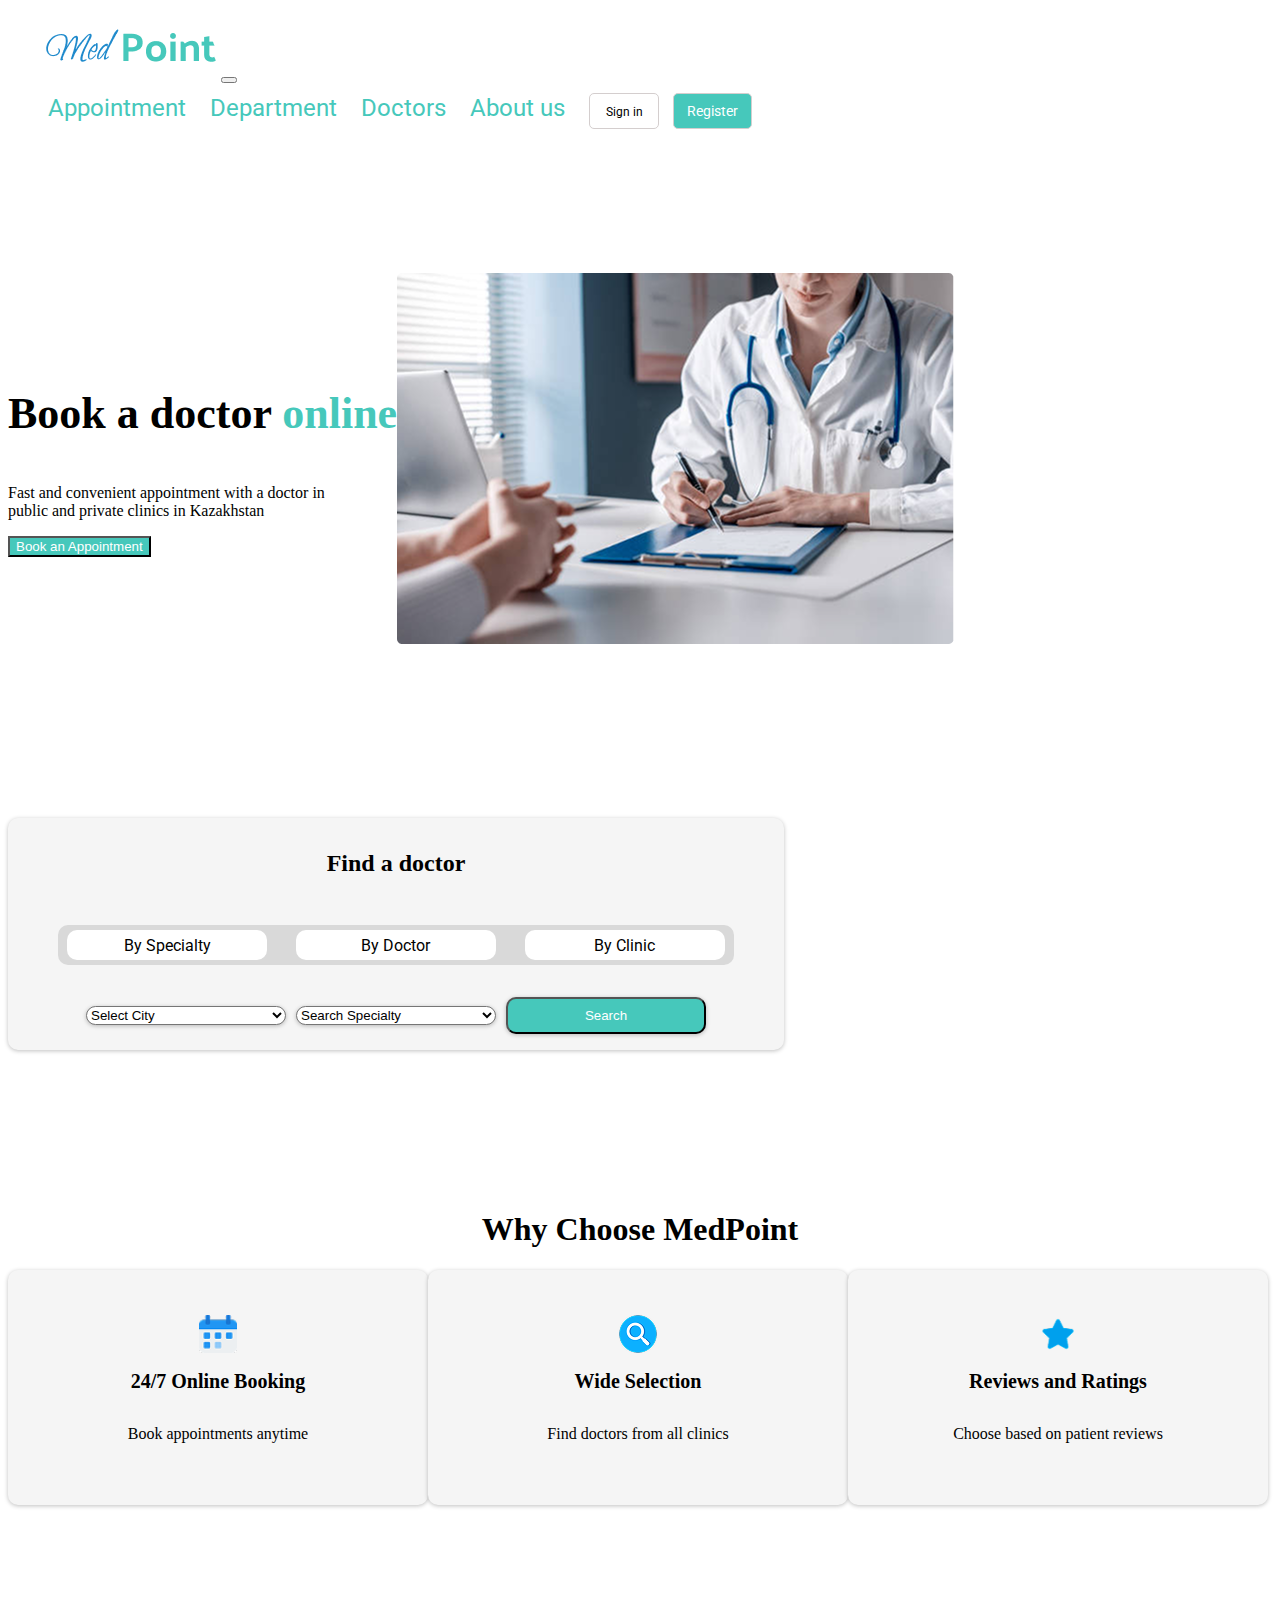
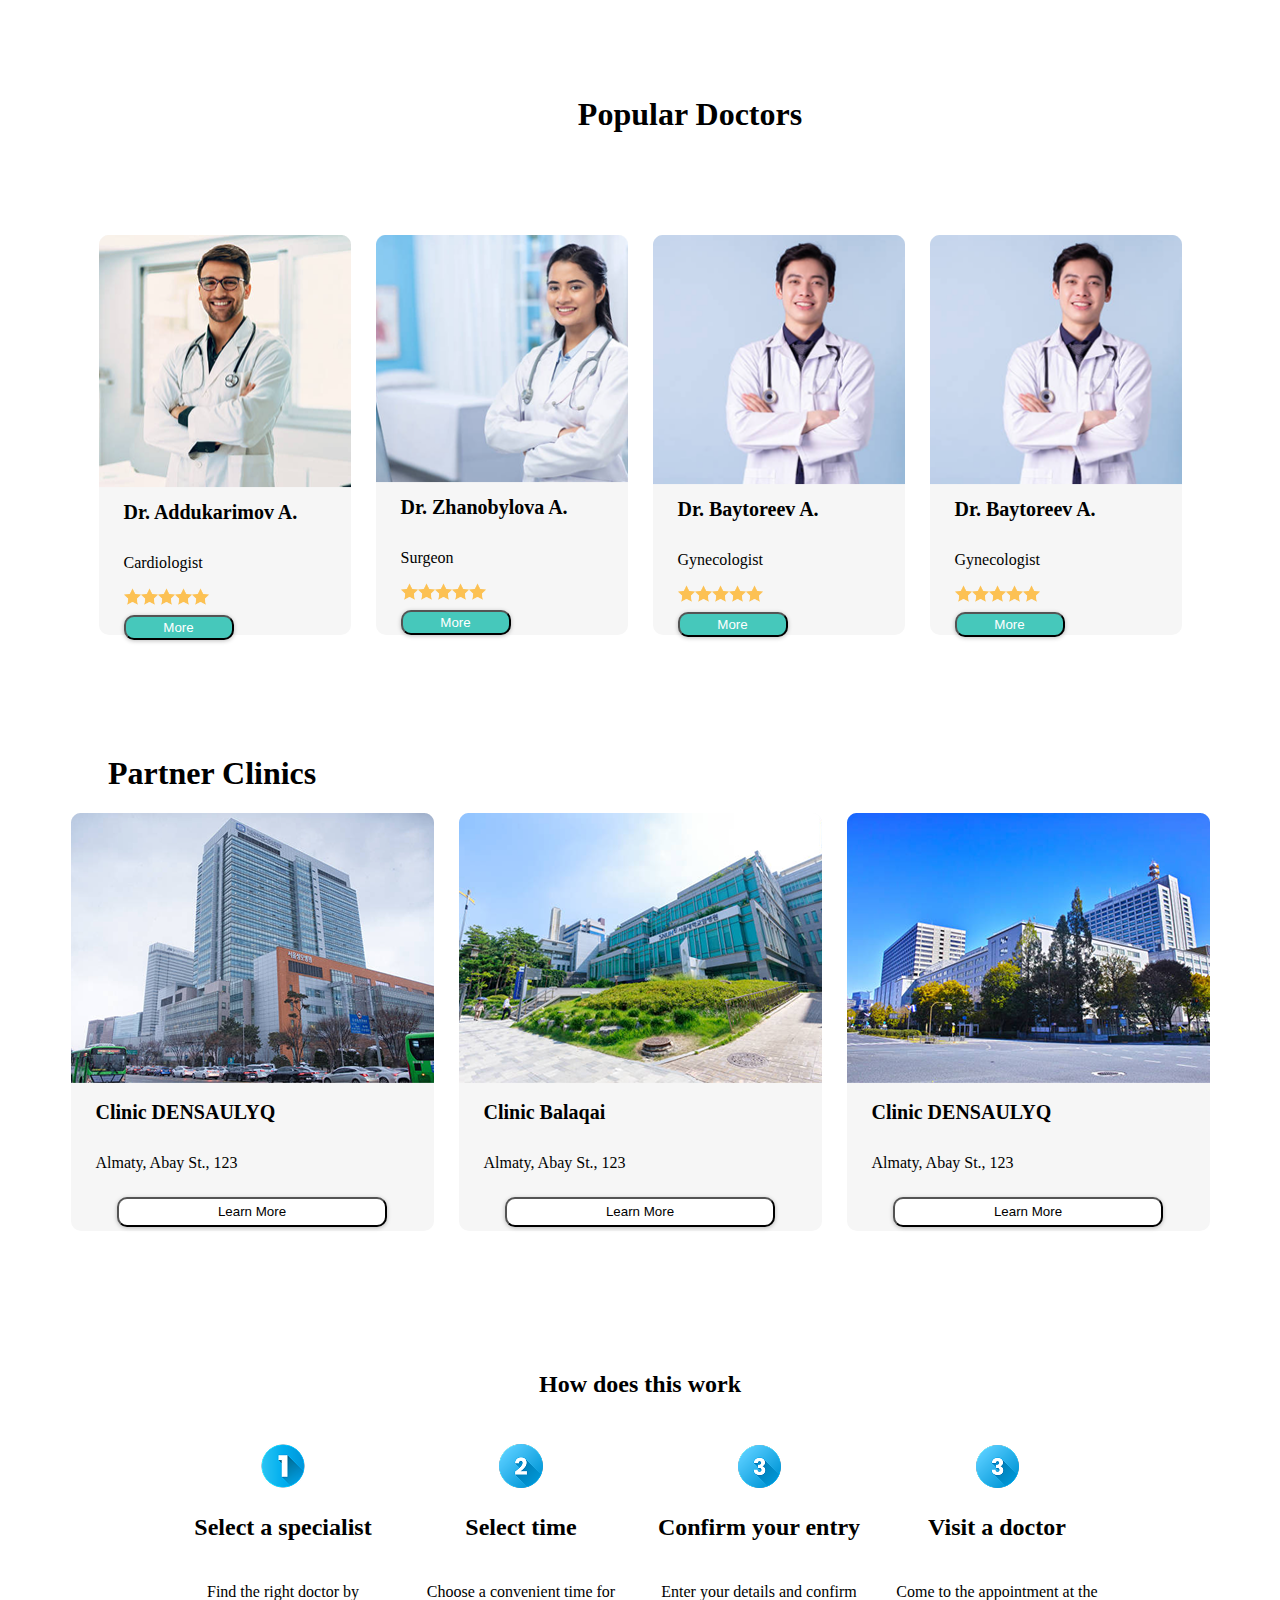
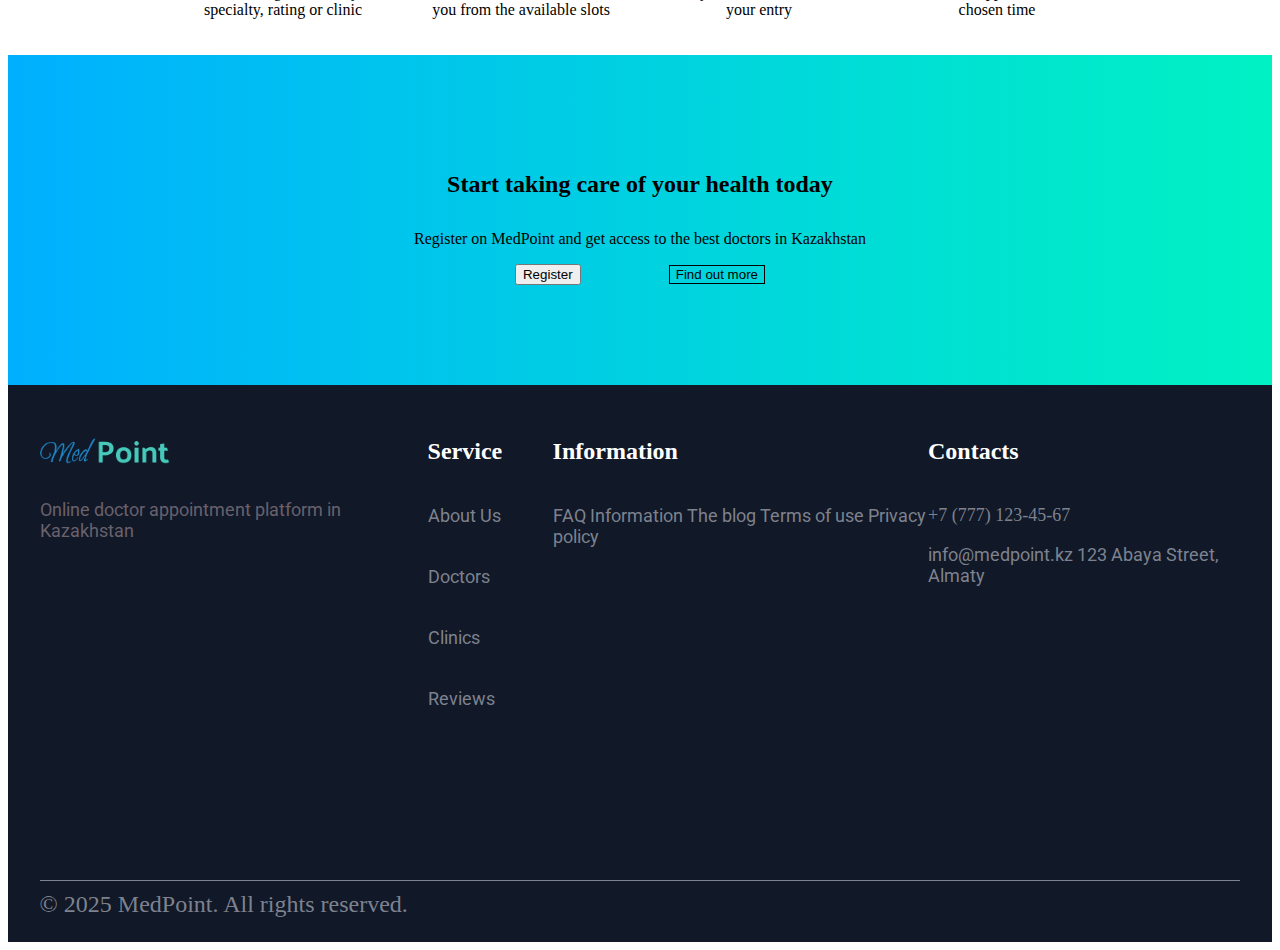
<file: index.html>
<!DOCTYPE html>
<html lang="ru">
<head>
    <meta charset="UTF-8">
    <meta name="viewport" content="width=device-width, initial-scale=1.0">
    <title>Med Point</title>
    <link href="https://cdn.jsdelivr.net/npm/bootstrap@5.3.2/dist/css/bootstrap.min.css" rel="stylesheet" integrity="sha384-T3c6CoIi6uLrA9TneNEoa7RxnatzjcDSCmG1MXxSR1GAsXEV/Dwwykc2MPK8M2HN" crossorigin="anonymous">
    <link rel="stylesheet" href="styles/index.css">

    <link rel="preconnect" href="https://fonts.googleapis.com">
    <link rel="preconnect" href="https://fonts.gstatic.com" crossorigin>
    <link href="https://fonts.googleapis.com/css2?family=Bad+Script&family=Caveat:wght@400..700&family=Dancing+Script:wght@400..700&family=Great+Vibes&family=Jersey+15&family=Kaushan+Script&family=Lobster&family=Pacifico&family=Playwrite+MX+Guides&family=Public+Sans:ital,wght@0,100..900;1,100..900&family=Quicksand:wght@300..700&family=Roboto+Slab:wght@100..900&family=Roboto:ital,wght@0,100..900;1,100..900&family=Satisfy&family=Schibsted+Grotesk:ital,wght@0,400..900;1,400..900&display=swap" rel="stylesheet">
</head>
<body>
    <header>
    <nav class="navbar navbar-expand-lg navbar-light my-navbar fixed-top">
        <div class="container-fluid">
            <a class="navbar-brand" href="#">
                <img src="images/Final logo.png" alt="" class="img-logo">
            </a>
            <button class="navbar-toggler" type="button" data-bs-toggle="collapse" data-bs-target="#navbarNav" aria-controls="navbarNav" aria-expanded="false" aria-label="Toggle navigation">
                <span class="navbar-toggler-icon"></span>
            </button>
            <div class="collapse navbar-collapse content-bar" id="navbarNav">
                <ul class="navbar-nav">
                    <li class="nav-item">
                        <a class="nav-link li" href="./appointment.html">Appointment</a>
                    </li>
                    <li class="nav-item">
                        <a class="nav-link li" href="./departments.html">Department</a>
                    </li>
                    <li class="nav-item">
                        <a class="nav-link li" href="./doctors.html">Doctors</a>
                    </li>
                    <li class="nav-item">
                        <a class="nav-link li" href="./about.html">About us</a>
                    </li>
                </ul>
                <div class="d-flex btns">
                    <button class="btn sign-in">
                      <a href="./login-email.html">Sign in</a>
                    </button>
                    <button class="btn register">
                      <a href="./register-email.html">Register</a>
                    </button>
                </div>
            </div>
        </div>
    </nav>
</header>


    <!-- Find a doctor  -->
    
    <section class="book-container">
      <div class="container book-inner">
        <div class="text-container">
          <h1>Book a doctor <span>online</span></h1>
          <p class="text-heading">Fast and convenient appointment with a doctor 
            in public and private clinics in Kazakhstan
          </p>
          <button class="btn appointment">Book an Appointment</button>
        </div>
      </div>
      <div class="container book-inner">
        <img src="images/image 3.png" alt="">
      </div>
    </section>

    <section class="find-doctor">
      <div class="container find-container">
        <h1>Find a doctor</h1>

        <div class="container filter">
          <div class="by">By Specialty</div>
          <div class="by">By Doctor</div>
          <div class="by">By Clinic</div>
        </div>

        <div class="container select-search">
          <select id="" class="form-select select">
            <option value="Select City">Select City</option>
            <option value="">Almaty</option>
            <option value="">Astana</option>
            <option value="">Shymkent</option>
        </select>
          <select id="" class="form-select select">
            <option value="Search Specialty">Search Specialty</option>
            <option value="">Almaty</option>
            <option value="">Astana</option>
            <option value="">Shymkent</option>
          </select>
          <button class="btn search-btn">
            Search
        </button>
        </div>
      </div>
    </section>

    <!-- Why Choose MedPoint -->

    <section class="why-choose">
      <h1>Why Choose MedPoint</h1>

      <div class="reasons">
        <div class="container reason">
          <img src="images/calendar.png" alt="icon calendar" class="icon">
          <h1>24/7 Online Booking</h1>
          <p>Book appointments anytime</p>
        </div>
        <div class="container reason">
          <img src="images/search.png" alt="icon search" class="icon">
          <h1>Wide Selection</h1>
          <p>Find doctors from all clinics</p>
        </div>
        <div class="container reason">
          <img src="images/star.png" alt="search star" class="icon">
          <h1>Reviews and Ratings</h1>
          <p>Choose based on patient reviews</p>
        </div>
      </div>
    </section>

    <!-- Popular Doctors  -->

    <section class="popular-doctors">
      <h1 class="title">Popular Doctors</h1>
      <div class="cards">

        <div class="container card-doctor">
          <img src="images/doctor1.png" alt="doctor image" class="img-doctor">
          <div class="inner-text">
            <h1>Dr. Addukarimov A. </h1>
            <p>Cardiologist</p>
            <div class="stars">
              <img src="images/favorite.png" alt="star icon" class="star">
              <img src="images/favorite.png" alt="star icon" class="star">
              <img src="images/favorite.png" alt="star icon" class="star">
              <img src="images/favorite.png" alt="star icon" class="star">
              <img src="images/favorite.png" alt="star icon" class="star">
            </div>
            <button class="btn btn-more">More</button>
          </div>
        </div>

        <div class="container card-doctor">
          <img src="images/doctor2.png" alt="doctor image" class="img-doctor">
          <div class="inner-text">
            <h1>Dr. Zhanobylova A. </h1>
            <p>Surgeon</p>
            <div class="stars">
              <img src="images/favorite.png" alt="star icon" class="star">
              <img src="images/favorite.png" alt="star icon" class="star">
              <img src="images/favorite.png" alt="star icon" class="star">
              <img src="images/favorite.png" alt="star icon" class="star">
              <img src="images/favorite.png" alt="star icon" class="star">
            </div>
            <button class="btn btn-more">More</button>
          </div>
        </div>

        <div class="container card-doctor">
          <img src="images/doctor3.png" alt="doctor image" class="img-doctor">
          <div class="inner-text">
            <h1>Dr. Baytoreev A. </h1>
            <p>Gynecologist</p>
            <div class="stars">
              <img src="images/favorite.png" alt="star icon" class="star">
              <img src="images/favorite.png" alt="star icon" class="star">
              <img src="images/favorite.png" alt="star icon" class="star">
              <img src="images/favorite.png" alt="star icon" class="star">
              <img src="images/favorite.png" alt="star icon" class="star">
            </div>
            <button class="btn btn-more">More</button>
          </div>
        </div>

        <div class="container card-doctor">
          <img src="images/doctor4.png" alt="doctor image" class="img-doctor">
          <div class="inner-text">
            <h1>Dr. Baytoreev A.</h1>
            <p>Gynecologist</p>
            <div class="stars">
              <img src="images/favorite.png" alt="star icon" class="star">
              <img src="images/favorite.png" alt="star icon" class="star">
              <img src="images/favorite.png" alt="star icon" class="star">
              <img src="images/favorite.png" alt="star icon" class="star">
              <img src="images/favorite.png" alt="star icon" class="star">
            </div>
            <button class="btn btn-more">More</button>
          </div>
        </div>
      </div>
    </section>

    <!-- Partner Clinics -->
    <section class="partner-clinics">
      <h1 class="title">Partner Clinics</h1>
      <div class="cards">

        <div class="container card-clinic">
          <img src="images/clinic1.png" alt="image clinic" class="img-clinic">
          <div class="inner-text">
            <h1>Clinic DENSAULYQ</h1>
            <p>Almaty, Abay St., 123</p>
          </div>
          <button class="btn btn-learMore">Learn More</button>
        </div>

        <div class="container card-clinic">
          <img src="images/clinic2.png" alt="image clinic" class="img-clinic">
          <div class="inner-text">
            <h1>Clinic Balaqai</h1>
            <p>Almaty, Abay St., 123</p>
          </div>
          <button class="btn btn-learMore">Learn More</button>
        </div>

        <div class="container card-clinic">
          <img src="images/clinic3.png" alt="image clinic" class="img-clinic">
          <div class="inner-text">
            <h1>Clinic DENSAULYQ</h1>
            <p>Almaty, Abay St., 123</p>
          </div>
          <button class="btn btn-learMore">Learn More</button>
        </div>
      </div>
    </section>

    <!-- How does this work -->

    <section class="instruction">
      <h1>How does this work</h1>
      <div class="cards">
        <div class="container card-inst">
          <img src="images/1.png" alt="number" class="number">
          <h1>Select a specialist</h1>
          <p>
            Find the right doctor by specialty,
            rating or clinic
          </p>
        </div>
        <div class="container card-inst">
          <img src="images/2.png" alt="number" class="number">
          <h1>Select time</h1>
          <p>
            Choose a convenient time for 
            you from the available slots
          </p>
        </div>
        <div class="container card-inst">
          <img src="images/3.png" alt="number" class="number">
          <h1>Confirm your entry</h1>
          <p>
            Enter your details and confirm 
            your entry
          </p>
        </div>
        <div class="container card-inst">
          <img src="images/3.png" alt="number" class="number">
          <h1>Visit a doctor</h1>
          <p>
            Come to the appointment at
            the chosen time
          </p>
        </div>
      </div>
    </section>

    <!-- Start taking care of your health today -->
    <section class="last-section">
      <div class="container inner-content">
        <h1>Start taking care of your health today</h1>
        <p>Register on MedPoint and get access to the best doctors in Kazakhstan</p>
        <div class="container-fuid">
          <button class="btn btn-light">Register</button>
          <button class="btn btn-find">Find out more</button>
        </div>
      </div>
    </section>

    <!-- footer  -->
    <footer>
      <div class="content-footer">
        <div class="container inner-footer">
        <img src="images/Final logo.png" alt="" class="logo-footer">
        <p>
          Online doctor appointment platform 
          in Kazakhstan
        </p>
      </div>
      <div class="container">
        <h1 class="footer-title">Service</h1>
        <div class="text">
          <a href="#">About Us</a>
          <a href="#">Doctors</a>
          <a href="#">Clinics</a>
          <a href="#">Reviews</a>
        </div>
      </div>
      <div class="container">
        <h1 class="footer-title">Information</h1>
        <a href="#">FAQ Information</a>
        <a href="#">The blog</a>
        <a href="#">Terms of use</a>
        <a href="#">Privacy policy</a>
      </div>
      <div class="container">
        <h1 class="footer-title">Contacts</h1>
        <p class="phone"> +7 (777) 123-45-67</p>
        <a href="#">info@medpoint.kz</a>
        <a href="#">123 Abaya Street, Almaty</a>
      </div>
      </div>
      <div class="ln">
        <p class="text-med">© 2025 MedPoint. All rights reserved.</p>
      </div>
    </footer>

    <script src="https://cdn.jsdelivr.net/npm/bootstrap@5.3.6/dist/js/bootstrap.bundle.min.js" integrity="sha384-j1CDi7MgGQ12Z7Qab0qlWQ/Qqz24Gc6BM0thvEMVjHnfYGF0rmFCozFSxQBxwHKO" crossorigin="anonymous"></script>

</body>
</html>
</file>
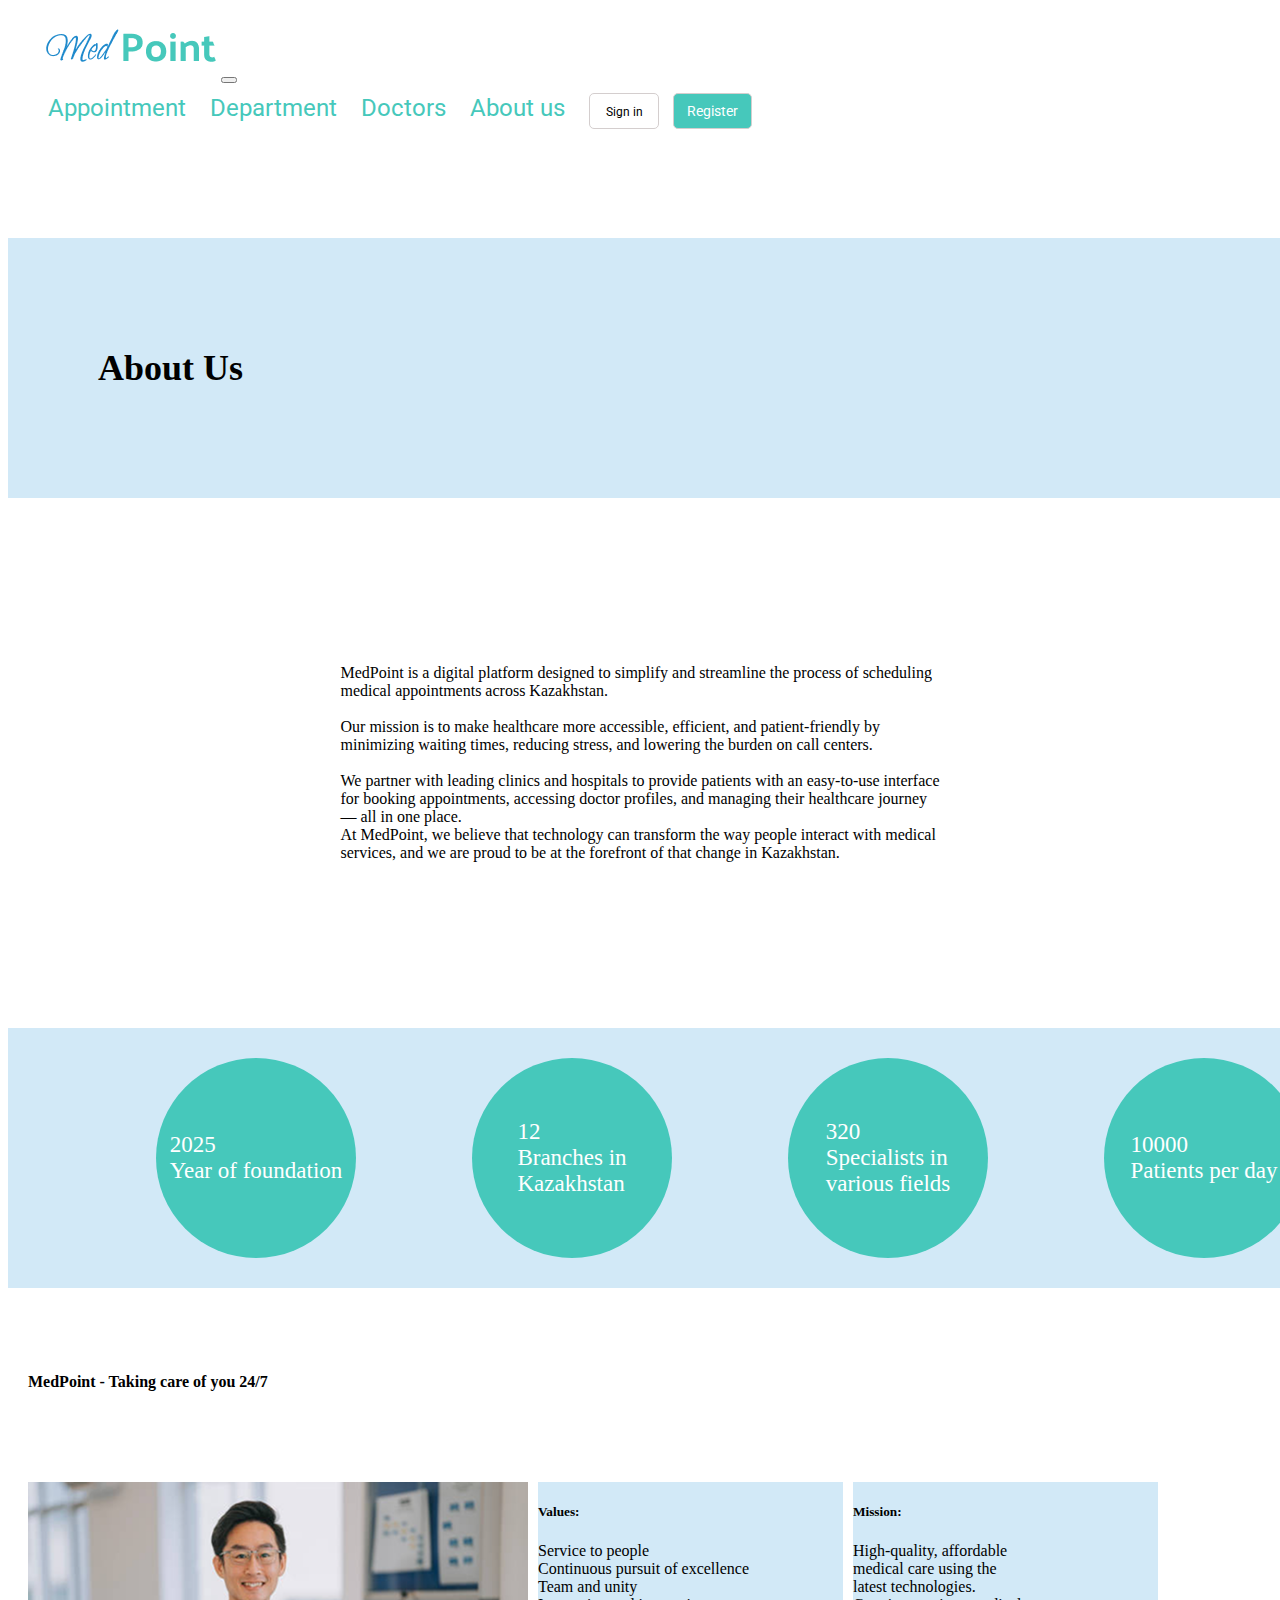
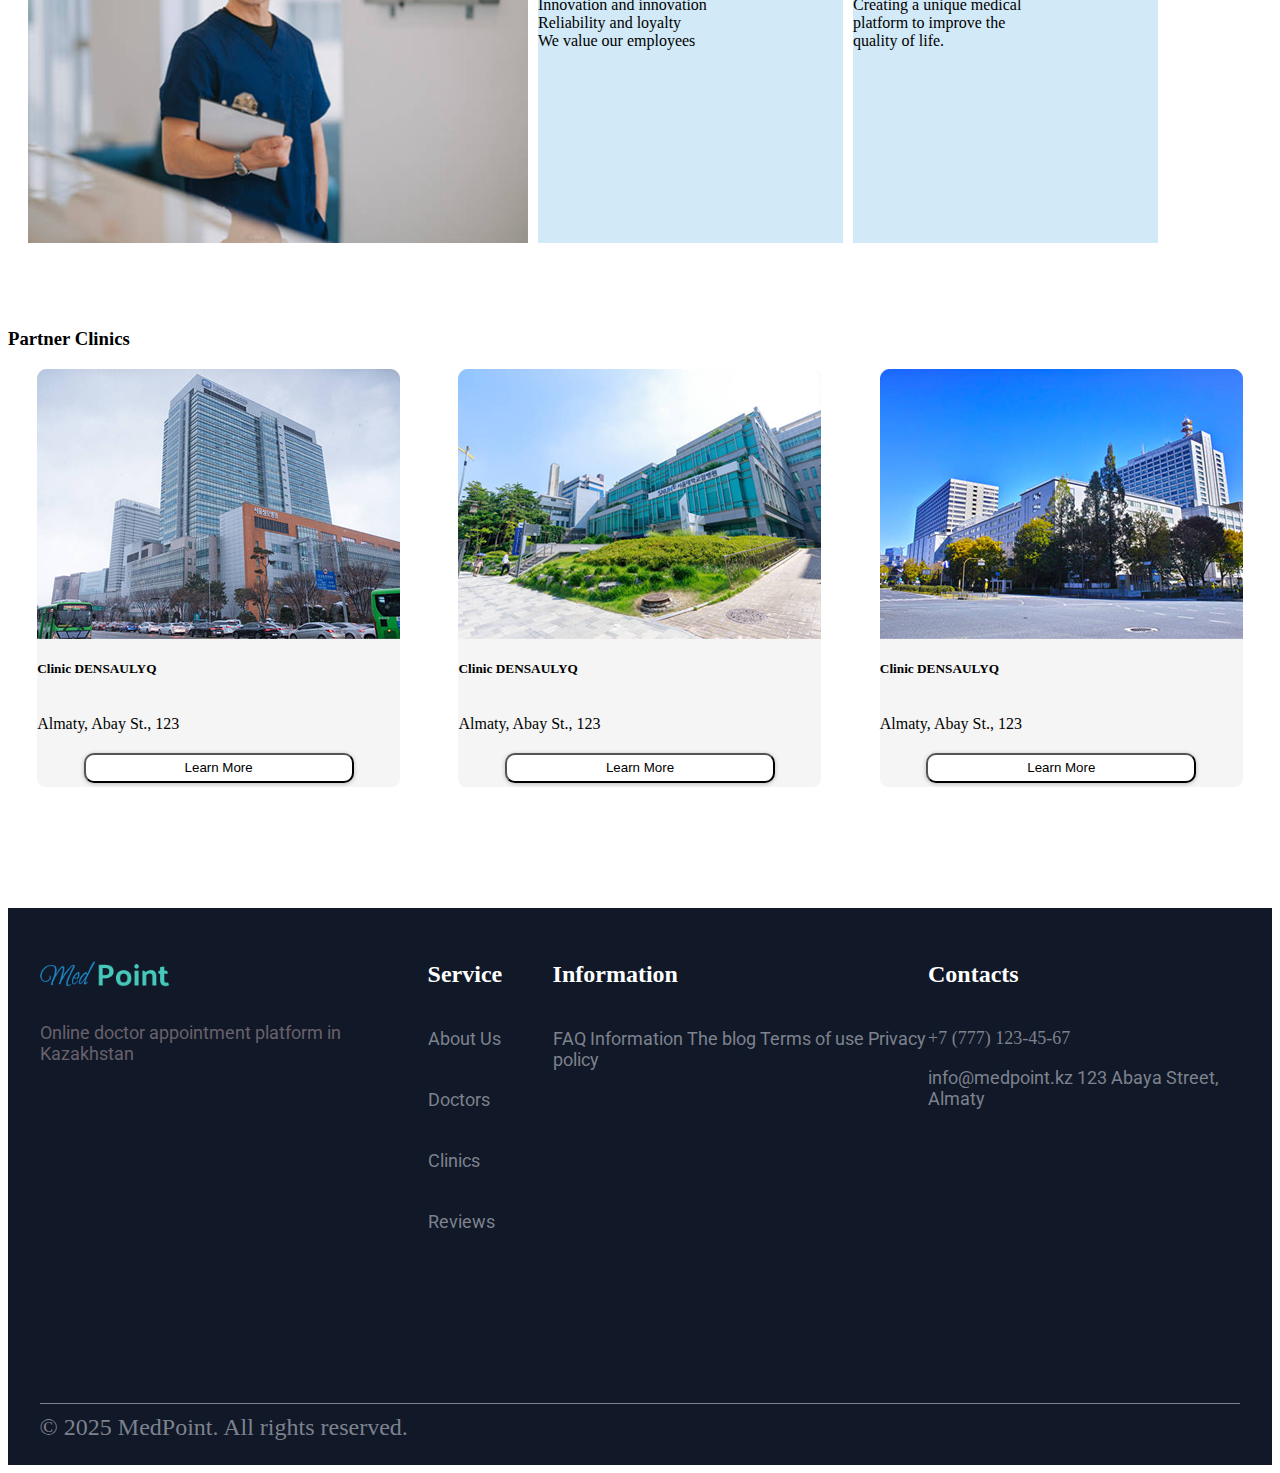
<file: about.html>
<!DOCTYPE html>
<html lang="en">
<head>
  <meta charset="UTF-8">
  <meta name="viewport" content="width=device-width, initial-scale=1.0">
  <title>Document</title>
  <link href="https://cdn.jsdelivr.net/npm/bootstrap@5.3.2/dist/css/bootstrap.min.css" rel="stylesheet" integrity="sha384-T3c6CoIi6uLrA9TneNEoa7RxnatzjcDSCmG1MXxSR1GAsXEV/Dwwykc2MPK8M2HN" crossorigin="anonymous">
  <link rel="stylesheet" href="./styles/about.css">
  <link rel="preconnect" href="https://fonts.googleapis.com">
  <link rel="preconnect" href="https://fonts.gstatic.com" crossorigin>
  <link href="https://fonts.googleapis.com/css2?family=Bad+Script&family=Caveat:wght@400..700&family=Dancing+Script:wght@400..700&family=Great+Vibes&family=Jersey+15&family=Kaushan+Script&family=Lobster&family=Pacifico&family=Playwrite+MX+Guides&family=Public+Sans:ital,wght@0,100..900;1,100..900&family=Quicksand:wght@300..700&family=Roboto+Slab:wght@100..900&family=Roboto:ital,wght@0,100..900;1,100..900&family=Satisfy&family=Schibsted+Grotesk:ital,wght@0,400..900;1,400..900&display=swap" rel="stylesheet">
</head>
<body>
  <header>
        <nav class="navbar navbar-expand-lg navbar-light my-navbar fixed-top">
            <div class="container-fluid">
                <a class="navbar-brand" href="./index.html">
                    <img src="images/Final logo.png" alt="" class="img-logo">
                </a>
                <button class="navbar-toggler" type="button" data-bs-toggle="collapse" data-bs-target="#navbarNav" aria-controls="navbarNav" aria-expanded="false" aria-label="Toggle navigation">
                    <span class="navbar-toggler-icon"></span>
                </button>
                <div class="collapse navbar-collapse content-bar" id="navbarNav">
                    <ul class="navbar-nav">
                        <li class="nav-item">
                            <a class="nav-link li" href="./appointment.html">Appointment</a>
                        </li>
                        <li class="nav-item">
                            <a class="nav-link li" href="./departments.html" >Department</a>
                        </li>
                        <li class="nav-item">
                            <a class="nav-link li" href="./doctors.html">Doctors</a>
                        </li>
                        <li class="nav-item">
                            <a class="nav-link li" href="./about.html">About us</a>
                        </li>
                    </ul>
                    <div class="d-flex btns">
                        <button class="btn sign-in">
                            <a href="./login-email.html">Sign in</a>
                        </button>
                        <button class="btn register">
                            <a href="./register-email.html">Register</a>
                        </button>
                    </div>
                </div>
            </div>
        </nav>
    </header>  
    <section class="section-departments">
      <h1>About Us</h1>
    </section>
    <section class="about">
      <p class="text-about">
        MedPoint is a digital platform designed to simplify and streamline the process of scheduling <br>
        medical appointments across Kazakhstan. <br>
        <br>
        Our mission is to make healthcare more accessible, efficient, and patient-friendly by <br>
        minimizing waiting times, reducing stress, and lowering the burden on call centers. <br>
        <br>
        We partner with leading clinics and hospitals to provide patients with an easy-to-use interface <br>
        for booking appointments, accessing doctor profiles, and managing their healthcare journey <br>
        — all in one place. <br>

        At MedPoint, we believe that technology can transform the way people interact with medical <br>
        services, and we are proud to be at the forefront of that change in Kazakhstan.
      </p>
    </section>
    <section class="section-departments digits">
      <div class="circle">
        <p class="text-center">
          2025 <br>
          Year of foundation
        </p>
      </div>
      <div class="circle">
        <p class="text-center">
          12 <br>
          Branches in <br>
          Kazakhstan
        </p>
      </div>
      <div class="circle">
        <p class="text-center">
          320 <br>
          Specialists in <br>
          various fields
        </p>
      </div>
      <div class="circle">
        <p class="text-center">
          10000 <br>
          Patients per day <br>
        </p>
      </div>
    </section>
    <section class="taking-care-of-you col">
      <div class="row">
        <h4 class="text-center">
          MedPoint - Taking care of you 24/7
        </h4>
      </div>
      <div class="row cont-two">
        <img src="images/image83.png" alt="image" class="img-taking col" style="width: 500px; height: 361px;">
        <div class="content">
          <h5>Values:</h5>
          <p>
            Service to people <br>
            Continuous pursuit of excellence <br>
            Team and unity <br>
            Innovation and innovation <br>
            Reliability and loyalty <br>
            We value our employees
          </p>
        </div>
        <div class="content">
          <h5>Mission:</h5>
          <p>
            High-quality, affordable <br>
            medical care using the <br>
            latest technologies. <br>

            Creating a unique medical <br>
            platform to improve the <br> 
            quality of life.
          </p>
        </div>
      </div>
    </section>
    <section class="partner-clinics">
      <h3 class="text-center">Partner Clinics</h3>
      <div class="clinics">
        <div class="card-clinic">
          <img src="images/imageden.png" alt="Clinic DENSAULYQ image" class="img-clinic">
          <h5>Clinic DENSAULYQ</h5>
          <p class="location-text">Almaty, Abay St., 123</p>
          <button class="btn btn-learMore">Learn More</button>
        </div>
        <div class="card-clinic">
          <img src="images/balaqai.png" alt="Clinic DENSAULYQ image" class="img-clinic">
          <h5>Clinic DENSAULYQ</h5>
          <p class="location-text">Almaty, Abay St., 123</p>
          <button class="btn btn-learMore">Learn More</button>
        </div>
        <div class="card-clinic">
          <img src="images/DENSAULYQ.png" alt="Clinic DENSAULYQ image" class="img-clinic">
          <h5>Clinic DENSAULYQ</h5>
          <p class="location-text">Almaty, Abay St., 123</p>
          <button class="btn btn-learMore">Learn More</button>
        </div>
      </div>
    </section>
    <!-- footer  -->
    <footer>
        <div class="content-footer">
            <div class="container inner-footer">
                <img src="images/Final logo.png" alt="" class="logo-footer">
                <p>
                Online doctor appointment platform 
                in Kazakhstan
                </p>
        </div>
        <div class="container">
            <h1 class="footer-title">Service</h1>
            <div class="text">
            <a href="#">About Us</a>
            <a href="#">Doctors</a>
            <a href="#">Clinics</a>
            <a href="#">Reviews</a>
            </div>
        </div>
        <div class="container">
            <h1 class="footer-title">Information</h1>
            <a href="#">FAQ Information</a>
            <a href="#">The blog</a>
            <a href="#">Terms of use</a>
            <a href="#">Privacy policy</a>
        </div>
        <div class="container">
            <h1 class="footer-title">Contacts</h1>
            <p class="phone"> +7 (777) 123-45-67</p>
            <a href="#">info@medpoint.kz</a>
            <a href="#">123 Abaya Street, Almaty</a>
        </div>
        </div>
        <div class="ln">
            <p class="text-med">© 2025 MedPoint. All rights reserved.</p>
        </div>
    </footer>
  <script src="https://cdn.jsdelivr.net/npm/bootstrap@5.3.6/dist/js/bootstrap.bundle.min.js" integrity="sha384-j1CDi7MgGQ12Z7Qab0qlWQ/Qqz24Gc6BM0thvEMVjHnfYGF0rmFCozFSxQBxwHKO" crossorigin="anonymous"></script>
</body>
</html>
</file>
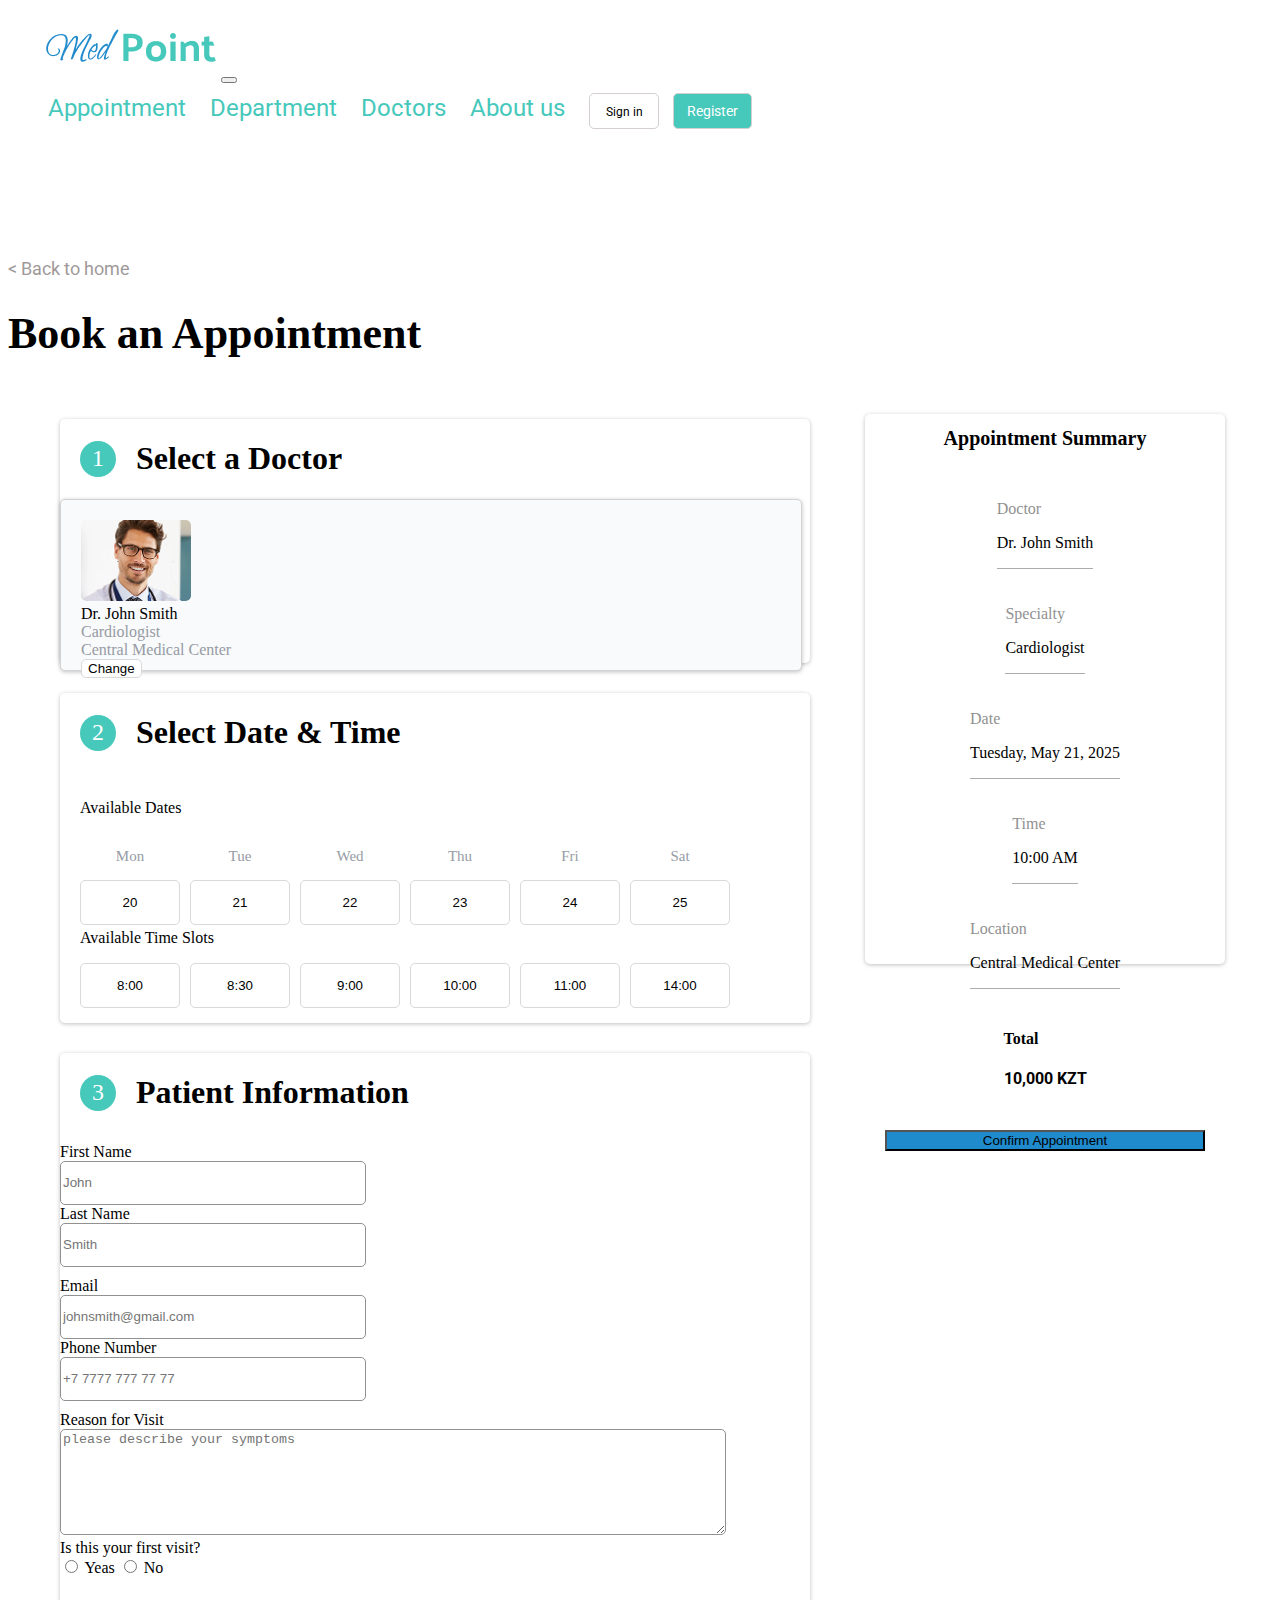
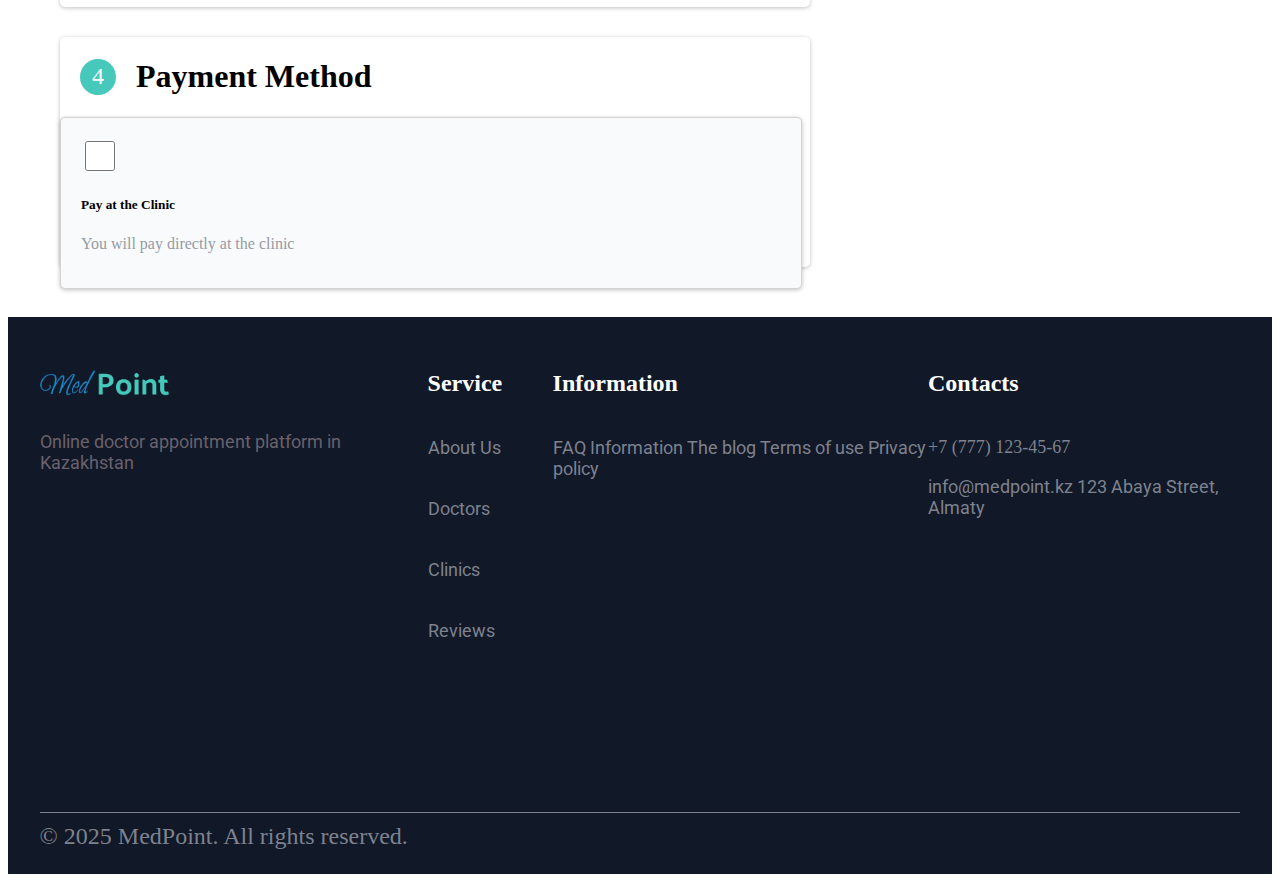
<file: appointment.html>
<!DOCTYPE html>
<html lang="en">
<head>
    <meta charset="UTF-8">
    <meta name="viewport" content="width=device-width, initial-scale=1.0">
    <title>Document</title>
    <link href="https://cdn.jsdelivr.net/npm/bootstrap@5.3.2/dist/css/bootstrap.min.css" rel="stylesheet" integrity="sha384-T3c6CoIi6uLrA9TneNEoa7RxnatzjcDSCmG1MXxSR1GAsXEV/Dwwykc2MPK8M2HN" crossorigin="anonymous">
    <link rel="stylesheet" href="styles/appointment.css">
    <link rel="preconnect" href="https://fonts.googleapis.com">
    <link rel="preconnect" href="https://fonts.gstatic.com" crossorigin>
    <link href="https://fonts.googleapis.com/css2?family=Bad+Script&family=Caveat:wght@400..700&family=Dancing+Script:wght@400..700&family=Great+Vibes&family=Jersey+15&family=Kaushan+Script&family=Lobster&family=Pacifico&family=Playwrite+MX+Guides&family=Public+Sans:ital,wght@0,100..900;1,100..900&family=Quicksand:wght@300..700&family=Roboto+Slab:wght@100..900&family=Roboto:ital,wght@0,100..900;1,100..900&family=Satisfy&family=Schibsted+Grotesk:ital,wght@0,400..900;1,400..900&display=swap" rel="stylesheet">
</head>
<body>
    <header>
        <nav class="navbar navbar-expand-lg navbar-light my-navbar fixed-top">
            <div class="container-fluid">
                <a class="navbar-brand" href="./index.html">
                    <img src="images/Final logo.png" alt="" class="img-logo">
                </a>
                <button class="navbar-toggler" type="button" data-bs-toggle="collapse" data-bs-target="#navbarNav" aria-controls="navbarNav" aria-expanded="false" aria-label="Toggle navigation">
                    <span class="navbar-toggler-icon"></span>
                </button>
                <div class="collapse navbar-collapse content-bar" id="navbarNav">
                    <ul class="navbar-nav">
                        <li class="nav-item">
                            <a class="nav-link li" href="./appointment.html">Appointment</a>
                        </li>
                        <li class="nav-item">
                            <a class="nav-link li" href="./departments.html" >Department</a>
                        </li>
                        <li class="nav-item">
                            <a class="nav-link li" href="./doctors.html">Doctors</a>
                        </li>
                        <li class="nav-item">
                            <a class="nav-link li" href="./about.html">About us</a>
                        </li>
                    </ul>
                    <div class="d-flex btns">
                        <button class="btn sign-in">
                            <a href="./login-email.html">Sign in</a>
                        </button>
                        <button class="btn register">
                            <a href="./register-email.html">Register</a>
                        </button>
                    </div>
                </div>
            </div>
        </nav>
    </header>  
    <!-- Main Content  -->
    
    <main class="main-content">
        <div class="container">
            <div class="row align-items-start">
                <div class="col">
                    <a href="./index.html" class="back"> < Back to home</a>
                    <h1>Book an Appointment</h1>
                </div>
            </div>
        </div>

        <div class="row no-wrap">
            <div class="col ">
                    <section class="doctor">
                        <div class="title-d">
                            <div class="circle">1</div>
                            <h1 class="h">Select a Doctor</h1>
                        </div>
                        <div class="container inner-container">
                            <div class="row">
                                <div class="col-2">
                                    <img src="images/JohnSmith.png" alt="avatar" class="img-avatar">
                                </div>
                                <div class="col-6 info">
                                    <p class="name">Dr. John Smith</p>
                                    <p>Cardiologist</p>
                                    <p>Central Medical Center</p>
                                </div>
                                <div class="col-4">
                                    <button class="btn btn-change">Change</button>
                                </div>
                            </div>
                        </div>
                    </section>

                    <section class="select-date">
                        <div class="title-d">
                            <div class="circle">2</div>
                            <h1 class="h">Select Date & Time</h1>
                        </div>
                        <div class="container date">
                            <p class="available">Available Dates</p>
                            <div class="numbers">
                                <div class="number ">
                                    <p class="col-12 item">Mon</p>
                                    <button class="btn btn-number col-12">20</button>
                                </div>
                                <div class="number ">
                                    <p class=" item">Tue</p>
                                    <button class="btn btn-number">21</button>
                                </div>
                                <div class="number ">
                                    <p class="col-12 item">Wed</p>
                                    <button class="btn btn-number col-12">22</button>
                                </div>
                                <div class="number ">
                                    <p class="col-12 item">Thu</p>
                                    <button class="btn btn-number col-12">23</button>
                                </div>
                                <div class="number ">
                                    <p class="col-12 item">Fri</p>
                                    <button class="btn btn-number col-12">24</button>
                                </div>
                                <div class="number ">
                                    <p class="col-12 item">Sat</p>
                                    <button class="btn btn-number col-12">25</button>
                                </div>
                            </div>
                        </div>

                        <div class="container times date">
                            <p class="available">Available Time Slots</p>
                            <div class="numbers">
                                <button class="btn btn-number col-12">8:00</button>
                                <button class="btn btn-number col-12">8:30</button>
                                <button class="btn btn-number col-12">9:00</button>
                                <button class="btn btn-number col-12">10:00</button>
                                <button class="btn btn-number col-12">11:00</button>
                                <button class="btn btn-number col-12">14:00</button>
                            </div>
                        </div>
                    </section>
                    <section class="patient-info">
                        <div class="title-d">
                            <div class="circle">3</div>
                            <h1 class="h">Patient Information</h1>
                        </div>
                        <div class="container">
                            <div class="col gtip">
                                <div class="row gtip">
                                    <div class="col">
                                        <p class="t">First Name</p>
                                        <input type="text" placeholder="John" class="input">
                                    </div>
                                    <div class="col">
                                        <p class="t">Last Name</p>
                                        <input type="text" placeholder="Smith" class="input">
                                    </div>
                                </div>
                                <div class="row gtip">
                                    <div class="col">
                                        <p class="t">Email</p>
                                        <input type="email" placeholder="johnsmith@gmail.com" class="input">
                                    </div>
                                    <div class="col">
                                        <p class="t">Phone Number</p>
                                        <input type="number" placeholder="+7 7777 777 77 77" class="input">
                                    </div>
                                </div>
                                <div class="col gtip">
                                    <p class="t">Reason for Visit</p>
                                    <textarea placeholder="please describe your symptoms"></textarea>
                                    <p class="t">Is this your first visit?</p>
                                    <input type="radio">
                                    Yeas
                                    <input type="radio">
                                    No
                                </div>
                            </div>
                        </div>
                    </section>
                    <section class="payment-method">
                        <div class="title-d">
                            <div class="circle">4</div>
                            <h1 class="h">Payment Method</h1>
                        </div>
                        <div class="container inner-container">
                            <div class="row sos">
                                <div class="col-2">
                                    <input type="checkbox" class="checkbox">
                                </div>
                                <div class="col-10">
                                    <h5>Pay at the Clinic</h5>
                                    <p>You will pay directly at the clinic</p>
                                </div>
                            </div>
                            
                        </div>
                    </section>
            </div>
            <section class="col summary">
                <div class="container">
                    <h1 class="h">Appointment Summary</h1>
                </div>
                <div class="container sum-con row">
                    <p class="sum-text col">Doctor</p>
                    <p class="col">Dr. John Smith</p>
                </div>
                <div class="container sum-con row">
                    <p class="sum-text col">Specialty</p>
                    <p class="col">Cardiologist</p>
                </div>
                <div class="container sum-con row">
                    <p class="sum-text col">Date</p>
                    <p class="col">Tuesday, May 21, 2025</p>
                </div>
                <div class="container sum-con row">
                    <p class="sum-text col">Time</p>
                    <p class="col">10:00 AM</p>
                </div>
                <div class="container sum-con row">
                    <p class="sum-text col">Location</p>
                    <p class="col">Central Medical Center</p>
                </div>
                <div class="container total row">
                    <h4 class="col">Total</h4>
                    <h4 class="col price">10,000 KZT</h4>
                </div>
                <button class="btn btn-confirm">Confirm Appointment</button>
            </section>
        </div>
        
    </main>
    <!-- footer  -->
    <footer>
        <div class="content-footer">
            <div class="container inner-footer">
                <img src="images/Final logo.png" alt="" class="logo-footer">
                <p>
                Online doctor appointment platform 
                in Kazakhstan
                </p>
        </div>
        <div class="container">
            <h1 class="footer-title">Service</h1>
            <div class="text">
            <a href="#">About Us</a>
            <a href="#">Doctors</a>
            <a href="#">Clinics</a>
            <a href="#">Reviews</a>
            </div>
        </div>
        <div class="container">
            <h1 class="footer-title">Information</h1>
            <a href="#">FAQ Information</a>
            <a href="#">The blog</a>
            <a href="#">Terms of use</a>
            <a href="#">Privacy policy</a>
        </div>
        <div class="container">
            <h1 class="footer-title">Contacts</h1>
            <p class="phone"> +7 (777) 123-45-67</p>
            <a href="#">info@medpoint.kz</a>
            <a href="#">123 Abaya Street, Almaty</a>
        </div>
        </div>
        <div class="ln">
            <p class="text-med">© 2025 MedPoint. All rights reserved.</p>
        </div>
    </footer>
    <script src="https://cdn.jsdelivr.net/npm/bootstrap@5.3.6/dist/js/bootstrap.bundle.min.js" integrity="sha384-j1CDi7MgGQ12Z7Qab0qlWQ/Qqz24Gc6BM0thvEMVjHnfYGF0rmFCozFSxQBxwHKO" crossorigin="anonymous"></script>
</body>
</html>
</file>
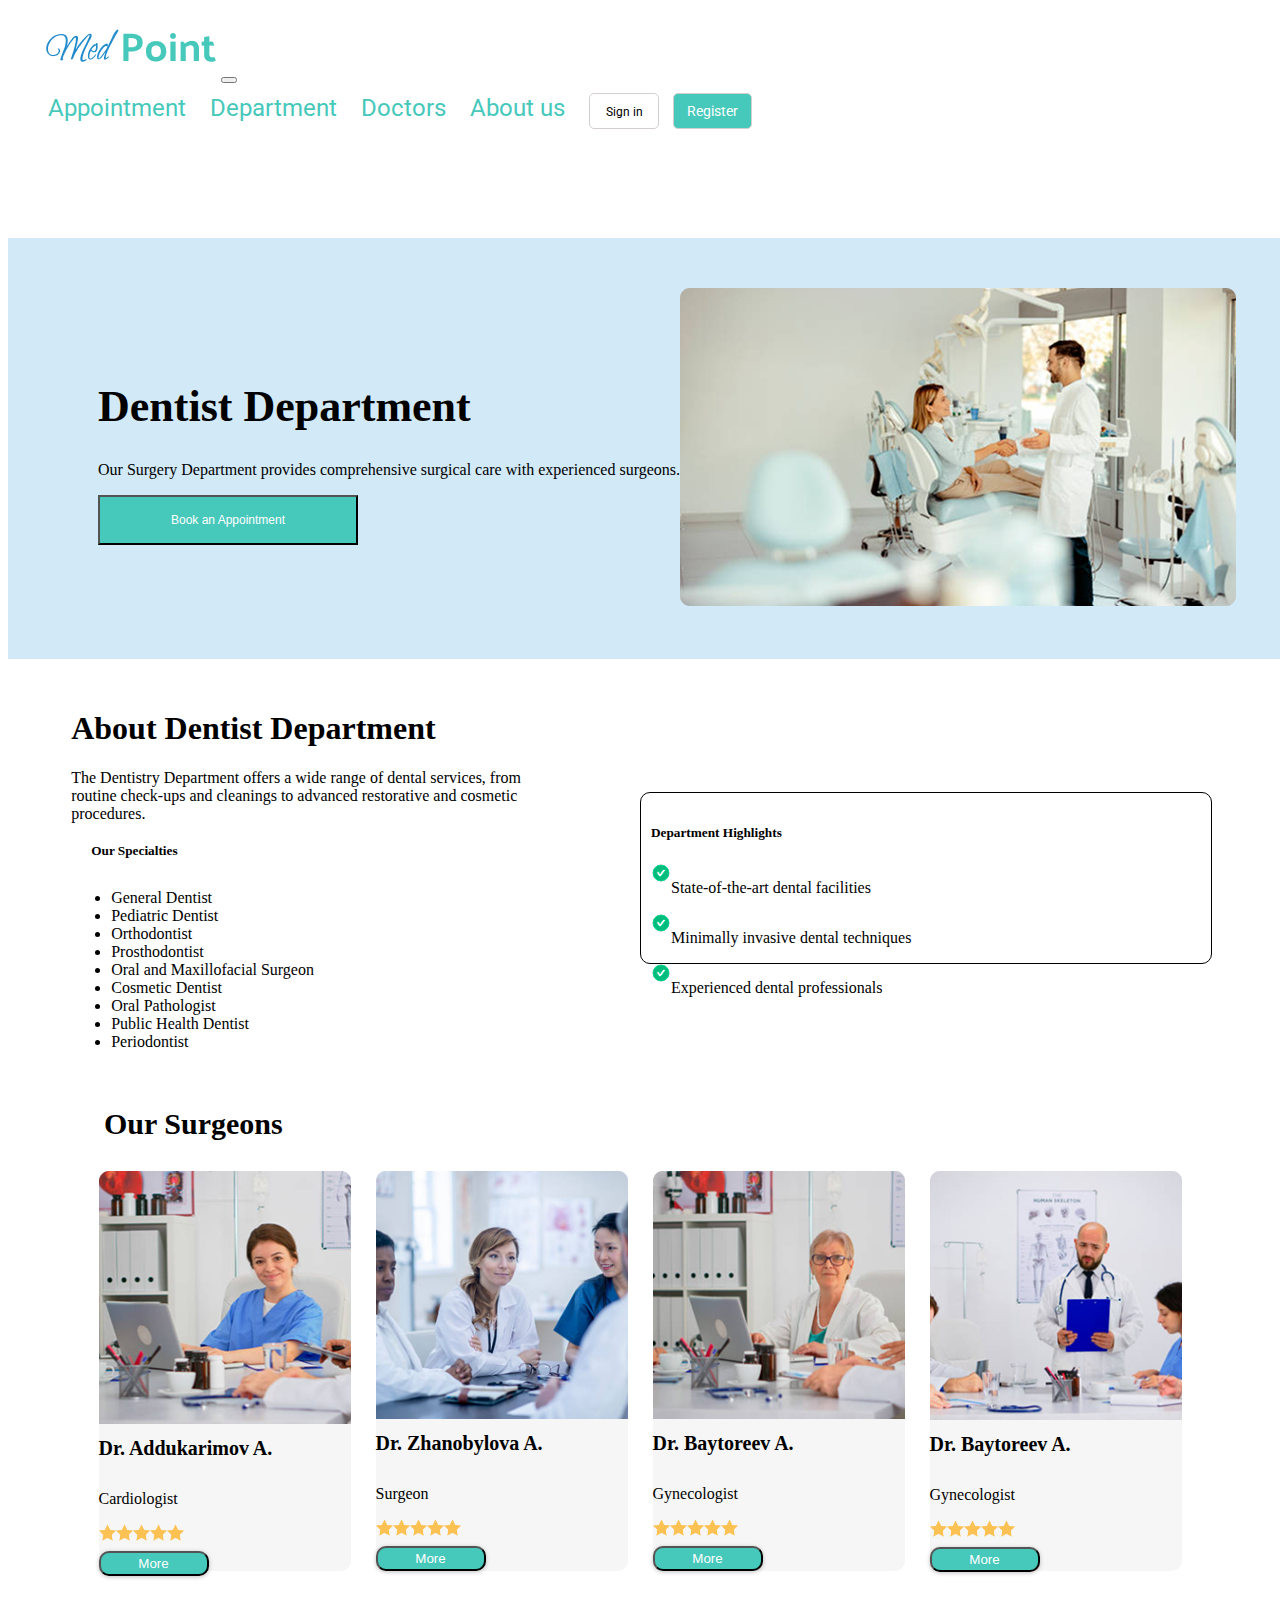
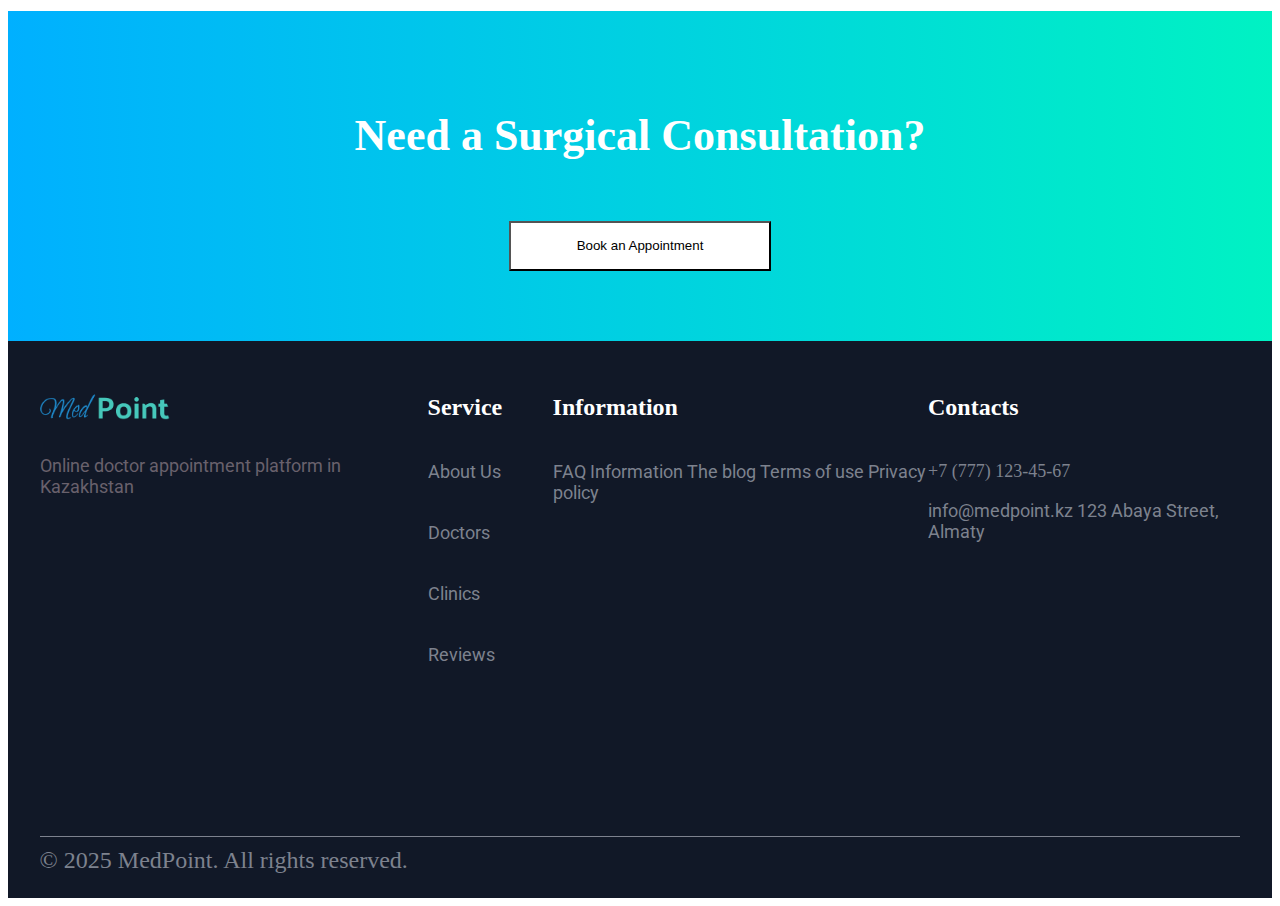
<file: dentistdepartment.html>
<!DOCTYPE html>
<html lang="en">
<head>
  <meta charset="UTF-8">
  <meta name="viewport" content="width=device-width, initial-scale=1.0">
  <title>Document</title>
  <link href="https://cdn.jsdelivr.net/npm/bootstrap@5.3.2/dist/css/bootstrap.min.css" rel="stylesheet" integrity="sha384-T3c6CoIi6uLrA9TneNEoa7RxnatzjcDSCmG1MXxSR1GAsXEV/Dwwykc2MPK8M2HN" crossorigin="anonymous">
  <link rel="stylesheet" href="styles/surgerydepartment.css">
  <link rel="preconnect" href="https://fonts.googleapis.com">
  <link rel="preconnect" href="https://fonts.gstatic.com" crossorigin>
  <link href="https://fonts.googleapis.com/css2?family=Bad+Script&family=Caveat:wght@400..700&family=Dancing+Script:wght@400..700&family=Great+Vibes&family=Jersey+15&family=Kaushan+Script&family=Lobster&family=Pacifico&family=Playwrite+MX+Guides&family=Public+Sans:ital,wght@0,100..900;1,100..900&family=Quicksand:wght@300..700&family=Roboto+Slab:wght@100..900&family=Roboto:ital,wght@0,100..900;1,100..900&family=Satisfy&family=Schibsted+Grotesk:ital,wght@0,400..900;1,400..900&display=swap" rel="stylesheet">
</head>
<body>
  <header>
        <nav class="navbar navbar-expand-lg navbar-light my-navbar fixed-top">
            <div class="container-fluid">
                <a class="navbar-brand" href="./index.html">
                    <img src="images/Final logo.png" alt="" class="img-logo">
                </a>
                <button class="navbar-toggler" type="button" data-bs-toggle="collapse" data-bs-target="#navbarNav" aria-controls="navbarNav" aria-expanded="false" aria-label="Toggle navigation">
                    <span class="navbar-toggler-icon"></span>
                </button>
                <div class="collapse navbar-collapse content-bar" id="navbarNav">
                    <ul class="navbar-nav">
                        <li class="nav-item">
                            <a class="nav-link li" href="./appointment.html">Appointment</a>
                        </li>
                        <li class="nav-item">
                            <a class="nav-link li" href="./departments.html">Department</a>
                        </li>
                        <li class="nav-item">
                            <a class="nav-link li" href="./doctors.html">Doctors</a>
                        </li>
                        <li class="nav-item">
                            <a class="nav-link li" href="./about.html">About us</a>
                        </li>
                    </ul>
                    <div class="d-flex btns">
                        <button class="btn sign-in">
                            <a href="./login-email.html">Sign in</a>
                        </button>
                        <button class="btn register">
                            <a href="./register-email.html">Register</a>
                        </button>
                    </div>
                </div>
            </div>
        </nav>
    </header> 
    <section class="head-surgery">
      <div class="container">
        <h1>Dentist Department</h1>
        <p>
          Our Surgery Department provides comprehensive surgical 
          care with experienced surgeons.
        </p>
        <button class="btn book-btn">Book an Appointment</button>
      </div>
      <div class="container">
        <img src="images/image76.png" alt="image">
      </div>
    </section>
    <section class="about-surgery">
      <div class="container about-inner">
        <h1 class="about-title">About Dentist Department</h1>
        <p class="inner-text">
          The Dentistry Department offers a wide range of dental services, from routine check-ups and cleanings to advanced restorative and cosmetic procedures.
        </p>
        <h5 class="our-specialties">Our Specialties</h5>
        <ul class="list-ul">
          <li class="col">General Dentist</li>
          <li>Pediatric Dentist</li>
          <li>Orthodontist</li>
          <li>Prosthodontist</li>
          <li>Oral and Maxillofacial Surgeon</li>
          <li>Cosmetic Dentist</li>
          <li>Oral Pathologist</li>
          <li>Public Health Dentist</li>
          <li>Periodontist</li>
        </ul>
      </div>
      <div class="cotainer about-inner">
        <div class="department-highlights">
          <h5>Department Highlights</h5>
            <div class="rows">
              <img src="images/check.png" alt="" class="check"> 
              <p class="col">State-of-the-art dental facilities</p>
            </div>
            <div class="rows">
              <img src="images/check.png" alt="" class="check"> 
              <p>Minimally invasive dental techniques</p>
            </div>
            <div class="rows">
              <img src="images/check.png" alt="" class="check"> 
              <p>Experienced dental professionals</p>
            </div>
        </div>
      </div>
    </section>
    <section class="our-surgeons-section">
      <h5 class="our-surgeons">Our Surgeons</h5>
      <div class="cards">
        <div class="container card-doctor">
          <img src="images/image12.png" alt="doctor image" class="img-doctor">
          <div class="inner-text">
            <h1>Dr. Addukarimov A. </h1>
            <p>Cardiologist</p>
            <div class="stars">
              <img src="images/favorite.png" alt="star icon" class="star">
              <img src="images/favorite.png" alt="star icon" class="star">
              <img src="images/favorite.png" alt="star icon" class="star">
              <img src="images/favorite.png" alt="star icon" class="star">
              <img src="images/favorite.png" alt="star icon" class="star">
            </div>
            <button class="btn btn-more">More</button>
          </div>
        </div>

        <div class="container card-doctor">
          <img src="images/image78.png" alt="doctor image" class="img-doctor">
          <div class="inner-text">
            <h1>Dr. Zhanobylova A. </h1>
            <p>Surgeon</p>
            <div class="stars">
              <img src="images/favorite.png" alt="star icon" class="star">
              <img src="images/favorite.png" alt="star icon" class="star">
              <img src="images/favorite.png" alt="star icon" class="star">
              <img src="images/favorite.png" alt="star icon" class="star">
              <img src="images/favorite.png" alt="star icon" class="star">
            </div>
            <button class="btn btn-more">More</button>
          </div>
        </div>

        <div class="container card-doctor">
          <img src="images/image77.png" alt="doctor image" class="img-doctor">
          <div class="inner-text">
            <h1>Dr. Baytoreev A. </h1>
            <p>Gynecologist</p>
            <div class="stars">
              <img src="images/favorite.png" alt="star icon" class="star">
              <img src="images/favorite.png" alt="star icon" class="star">
              <img src="images/favorite.png" alt="star icon" class="star">
              <img src="images/favorite.png" alt="star icon" class="star">
              <img src="images/favorite.png" alt="star icon" class="star">
            </div>
            <button class="btn btn-more">More</button>
          </div>
        </div>

        <div class="container card-doctor">
          <img src="images/image79.png" alt="doctor image" class="img-doctor">
          <div class="inner-text">
            <h1>Dr. Baytoreev A.</h1>
            <p>Gynecologist</p>
            <div class="stars">
              <img src="images/favorite.png" alt="star icon" class="star">
              <img src="images/favorite.png" alt="star icon" class="star">
              <img src="images/favorite.png" alt="star icon" class="star">
              <img src="images/favorite.png" alt="star icon" class="star">
              <img src="images/favorite.png" alt="star icon" class="star">
            </div>
            <button class="btn btn-more">More</button>
          </div>
        </div>
      </div>
    </section>
    <section class="last-section">
        <h1 class="what text-center">Need a Surgical Consultation?</h1>
        <button class="btn btn-find-doctor">Book an Appointment</button>
    </section>
    <!-- footer  -->
    <footer>
        <div class="content-footer">
            <div class="container inner-footer">
                <img src="images/Final logo.png" alt="" class="logo-footer">
                <p>
                Online doctor appointment platform 
                in Kazakhstan
                </p>
        </div>
        <div class="container">
            <h1 class="footer-title">Service</h1>
            <div class="text">
            <a href="#">About Us</a>
            <a href="#">Doctors</a>
            <a href="#">Clinics</a>
            <a href="#">Reviews</a>
            </div>
        </div>
        <div class="container">
            <h1 class="footer-title">Information</h1>
            <a href="#">FAQ Information</a>
            <a href="#">The blog</a>
            <a href="#">Terms of use</a>
            <a href="#">Privacy policy</a>
        </div>
        <div class="container">
            <h1 class="footer-title">Contacts</h1>
            <p class="phone"> +7 (777) 123-45-67</p>
            <a href="#">info@medpoint.kz</a>
            <a href="#">123 Abaya Street, Almaty</a>
        </div>
        </div>
        <div class="ln">
            <p class="text-med">© 2025 MedPoint. All rights reserved.</p>
        </div>
    </footer>
</body>
</html>
</file>
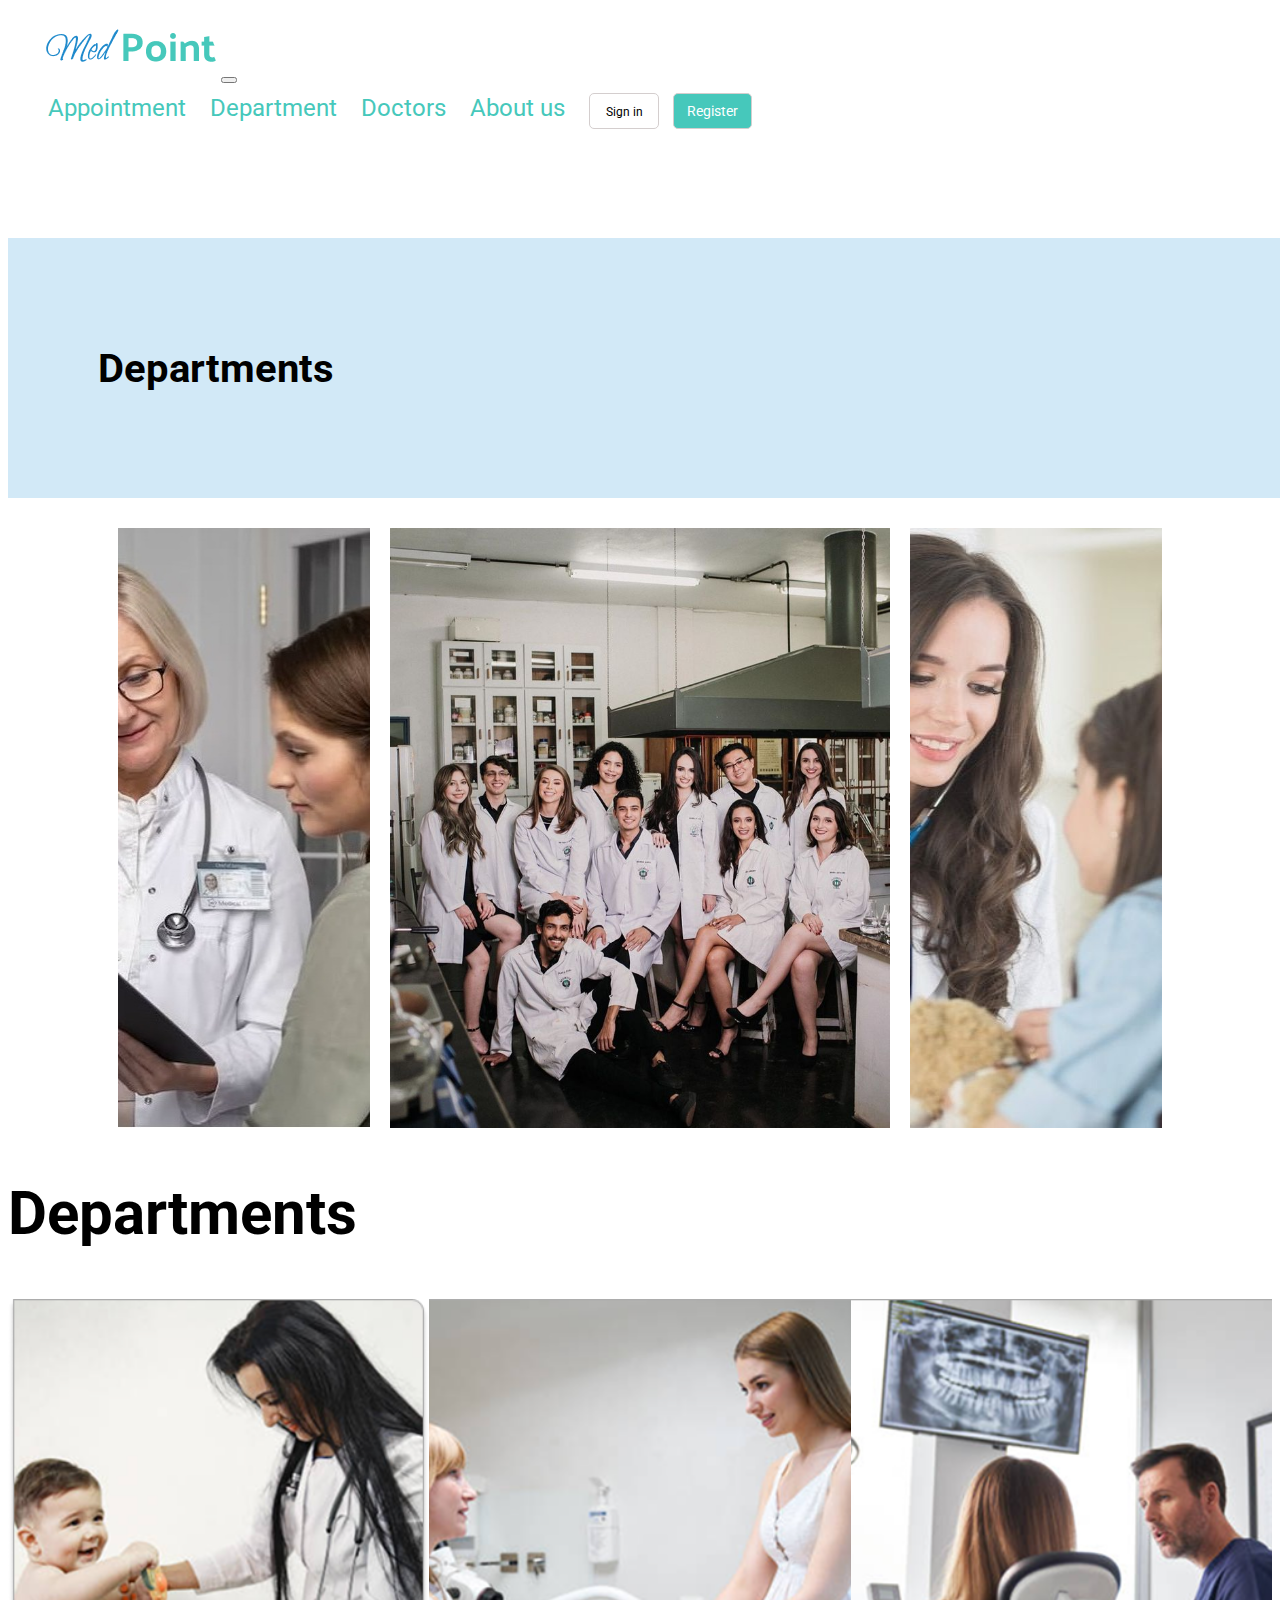
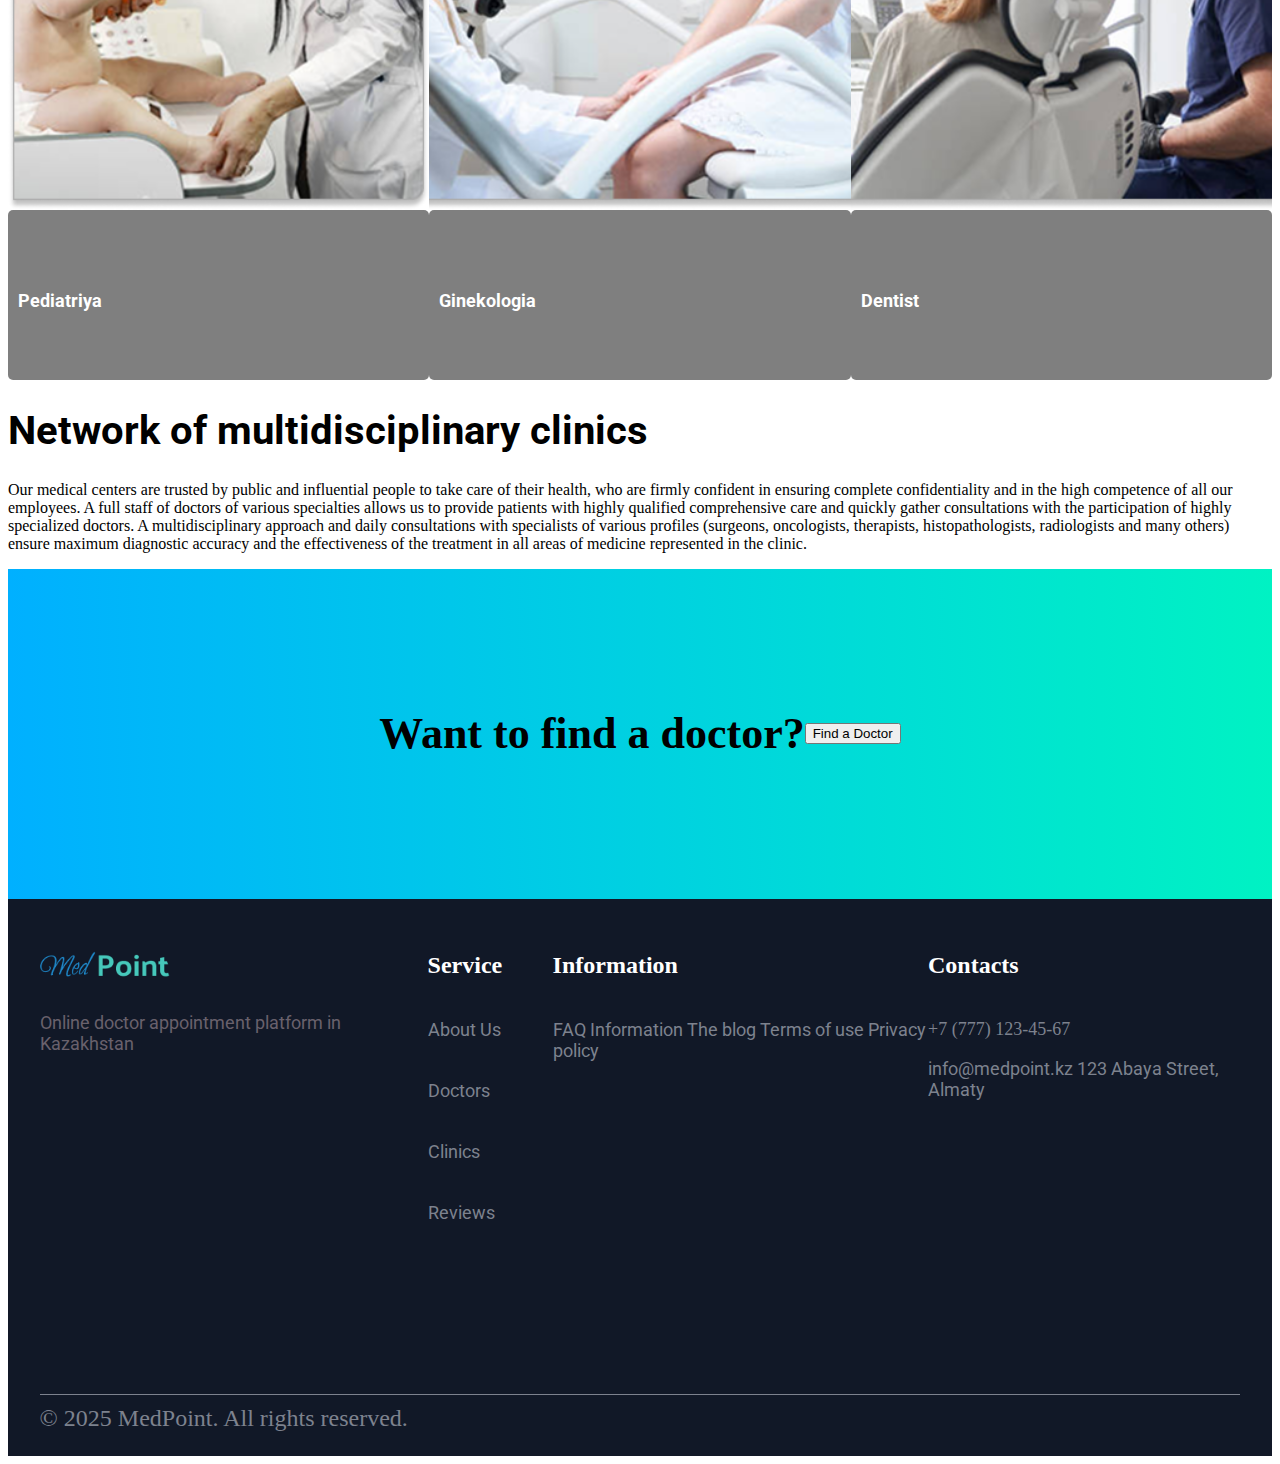
<file: departments.html>
<!DOCTYPE html>
<html lang="en">
<head>
    <meta charset="UTF-8">
    <meta name="viewport" content="width=device-width, initial-scale=1.0">
    <title>Document</title>
    <link href="https://cdn.jsdelivr.net/npm/bootstrap@5.3.2/dist/css/bootstrap.min.css" rel="stylesheet" integrity="sha384-T3c6CoIi6uLrA9TneNEoa7RxnatzjcDSCmG1MXxSR1GAsXEV/Dwwykc2MPK8M2HN" crossorigin="anonymous">
    <link rel="stylesheet" href="styles/departments.css">
    <link rel="preconnect" href="https://fonts.googleapis.com">
    <link rel="preconnect" href="https://fonts.gstatic.com" crossorigin>
    <link href="https://fonts.googleapis.com/css2?family=Bad+Script&family=Caveat:wght@400..700&family=Dancing+Script:wght@400..700&family=Great+Vibes&family=Jersey+15&family=Kaushan+Script&family=Lobster&family=Pacifico&family=Playwrite+MX+Guides&family=Public+Sans:ital,wght@0,100..900;1,100..900&family=Quicksand:wght@300..700&family=Roboto+Slab:wght@100..900&family=Roboto:ital,wght@0,100..900;1,100..900&family=Satisfy&family=Schibsted+Grotesk:ital,wght@0,400..900;1,400..900&display=swap" rel="stylesheet">
</head>
<body>
    <header>
        <nav class="navbar navbar-expand-lg navbar-light my-navbar fixed-top">
            <div class="container-fluid">
                <a class="navbar-brand" href="./index.html">
                    <img src="images/Final logo.png" alt="" class="img-logo">
                </a>
                <button class="navbar-toggler" type="button" data-bs-toggle="collapse" data-bs-target="#navbarNav" aria-controls="navbarNav" aria-expanded="false" aria-label="Toggle navigation">
                    <span class="navbar-toggler-icon"></span>
                </button>
                <div class="collapse navbar-collapse content-bar" id="navbarNav">
                    <ul class="navbar-nav">
                        <li class="nav-item">
                            <a class="nav-link li" href="./appointment.html">Appointment</a>
                        </li>
                        <li class="nav-item">
                            <a class="nav-link li">Department</a>
                        </li>
                        <li class="nav-item">
                            <a class="nav-link li" href="./doctors.html">Doctors</a>
                        </li>
                        <li class="nav-item">
                            <a class="nav-link li" href="./about.html">About us</a>
                        </li>
                    </ul>
                    <div class="d-flex btns">
                        <button class="btn sign-in">
                            <a href="./login-email.html">Sign in</a>
                        </button>
                        <button class="btn register">
                            <a href="./register-email.html">Register</a>
                        </button>
                    </div>
                </div>
            </div>
        </nav>
    </header> 
    <section class="section-departments">
        <h1 class="departments">Departments</h1>
    </section>
    <section class="images">
        <img src="./images/image1.png" alt="image" class="img1">
        <img src="./images/image3.jpg" alt="image" class="img2">
        <img src="./images/image2.jpg" alt="image" class="img1">
    </section>
    <section>
        <div class="container py-5 departments">
        <h2 class="text-center mb-4">Departments</h2>
        <div id="departmentsCarousel" class="carousel slide" data-bs-ride="carousel">
            <div class="carousel-inner">
                <div class="carousel-item active">
                    <img src="images/image56.png" class="d-block w-100" alt="Педиатрия">
                    <div class="carousel-caption d-none d-md-block">
                        <h5> <a href="./surgerydepartment.html" style="color: white;">Pediatriya</a></h5>
                    </div>
                </div>
                <div class="carousel-item">
                    <img src="images/image55.png" class="d-block w-100" alt="Гинекология">
                    <div class="carousel-caption d-none d-md-block">
                        <h5><a href="./surgerydepartment.html" style="color: white;">Ginekologia</a></h5>
                    </div>
                </div>
                <div class="carousel-item">
                    <img src="images/image57.png" class="d-block w-100" alt="Стоматология">
                    <div class="carousel-caption d-none d-md-block">
                        <h5><a href="./dentistdepartment.html" style="color: white;">Dentist</a></h5>
                    </div>
                </div>
                <div class="carousel-item">
                    <img src="images/image56.png" class="d-block w-100" alt="Травматология">
                    <div class="carousel-caption d-none d-md-block">
                        <h5><a href="./surgerydepartment.html" style="color: white;">Pediatriya</a></h5>
                    </div>
                </div>
                <div class="carousel-item">
                    <img src="images/image55.png" class="d-block w-100" alt="Хирургия">
                    <div class="carousel-caption d-none d-md-block">
                        <h5><a href="./surgerydepartment.html" style="color: white;">Ginekologia</a></h5>
                    </div>
                </div>
                <div class="carousel-item">
                    <img src="images/image56.png" class="d-block w-100" alt="Офтальмология">
                    <div class="carousel-caption d-none d-md-block">
                        <h5><a href="./surgerydepartment.html" style="color: white;">Pediatriya</a></h5>
                    </div>
                </div>
            </div>
        </div>
    </div>
    </section>
    <section class="pre-content">
        <h1 class="departments text-center">Network of multidisciplinary clinics</h1>
        <p class="dep-text text-center">
            Our medical centers are trusted by public and influential people to take care of their health, who are firmly confident in ensuring complete confidentiality and in the high competence of all our employees. A full staff of doctors of various specialties allows us to provide patients with highly qualified comprehensive care and quickly gather consultations with the participation of highly specialized doctors. A multidisciplinary approach and daily consultations with specialists of various profiles (surgeons, oncologists, therapists, histopathologists, radiologists and many others) ensure maximum diagnostic accuracy and the effectiveness of the treatment in all areas of medicine represented in the clinic.
        </p>
    </section>

    <section class="last-section">
        <h1 class="what text-center">Want to find a doctor?</h1>
        <button class="btn btn-find-doctor">Find a Doctor</button>
    </section>
    <!-- footer  -->
    <footer>
        <div class="content-footer">
            <div class="container inner-footer">
                <img src="images/Final logo.png" alt="" class="logo-footer">
                <p>
                Online doctor appointment platform 
                in Kazakhstan
                </p>
        </div>
        <div class="container">
            <h1 class="footer-title">Service</h1>
            <div class="text">
            <a href="#">About Us</a>
            <a href="#">Doctors</a>
            <a href="#">Clinics</a>
            <a href="#">Reviews</a>
            </div>
        </div>
        <div class="container">
            <h1 class="footer-title">Information</h1>
            <a href="#">FAQ Information</a>
            <a href="#">The blog</a>
            <a href="#">Terms of use</a>
            <a href="#">Privacy policy</a>
        </div>
        <div class="container">
            <h1 class="footer-title">Contacts</h1>
            <p class="phone"> +7 (777) 123-45-67</p>
            <a href="#">info@medpoint.kz</a>
            <a href="#">123 Abaya Street, Almaty</a>
        </div>
        </div>
        <div class="ln">
            <p class="text-med">© 2025 MedPoint. All rights reserved.</p>
        </div>
    </footer>
    <script src="https://cdn.jsdelivr.net/npm/bootstrap@5.3.6/dist/js/bootstrap.bundle.min.js" integrity="sha384-j1CDi7MgGQ12Z7Qab0qlWQ/Qqz24Gc6BM0thvEMVjHnfYGF0rmFCozFSxQBxwHKO" crossorigin="anonymous"></script>
</body>
</html>
</file>
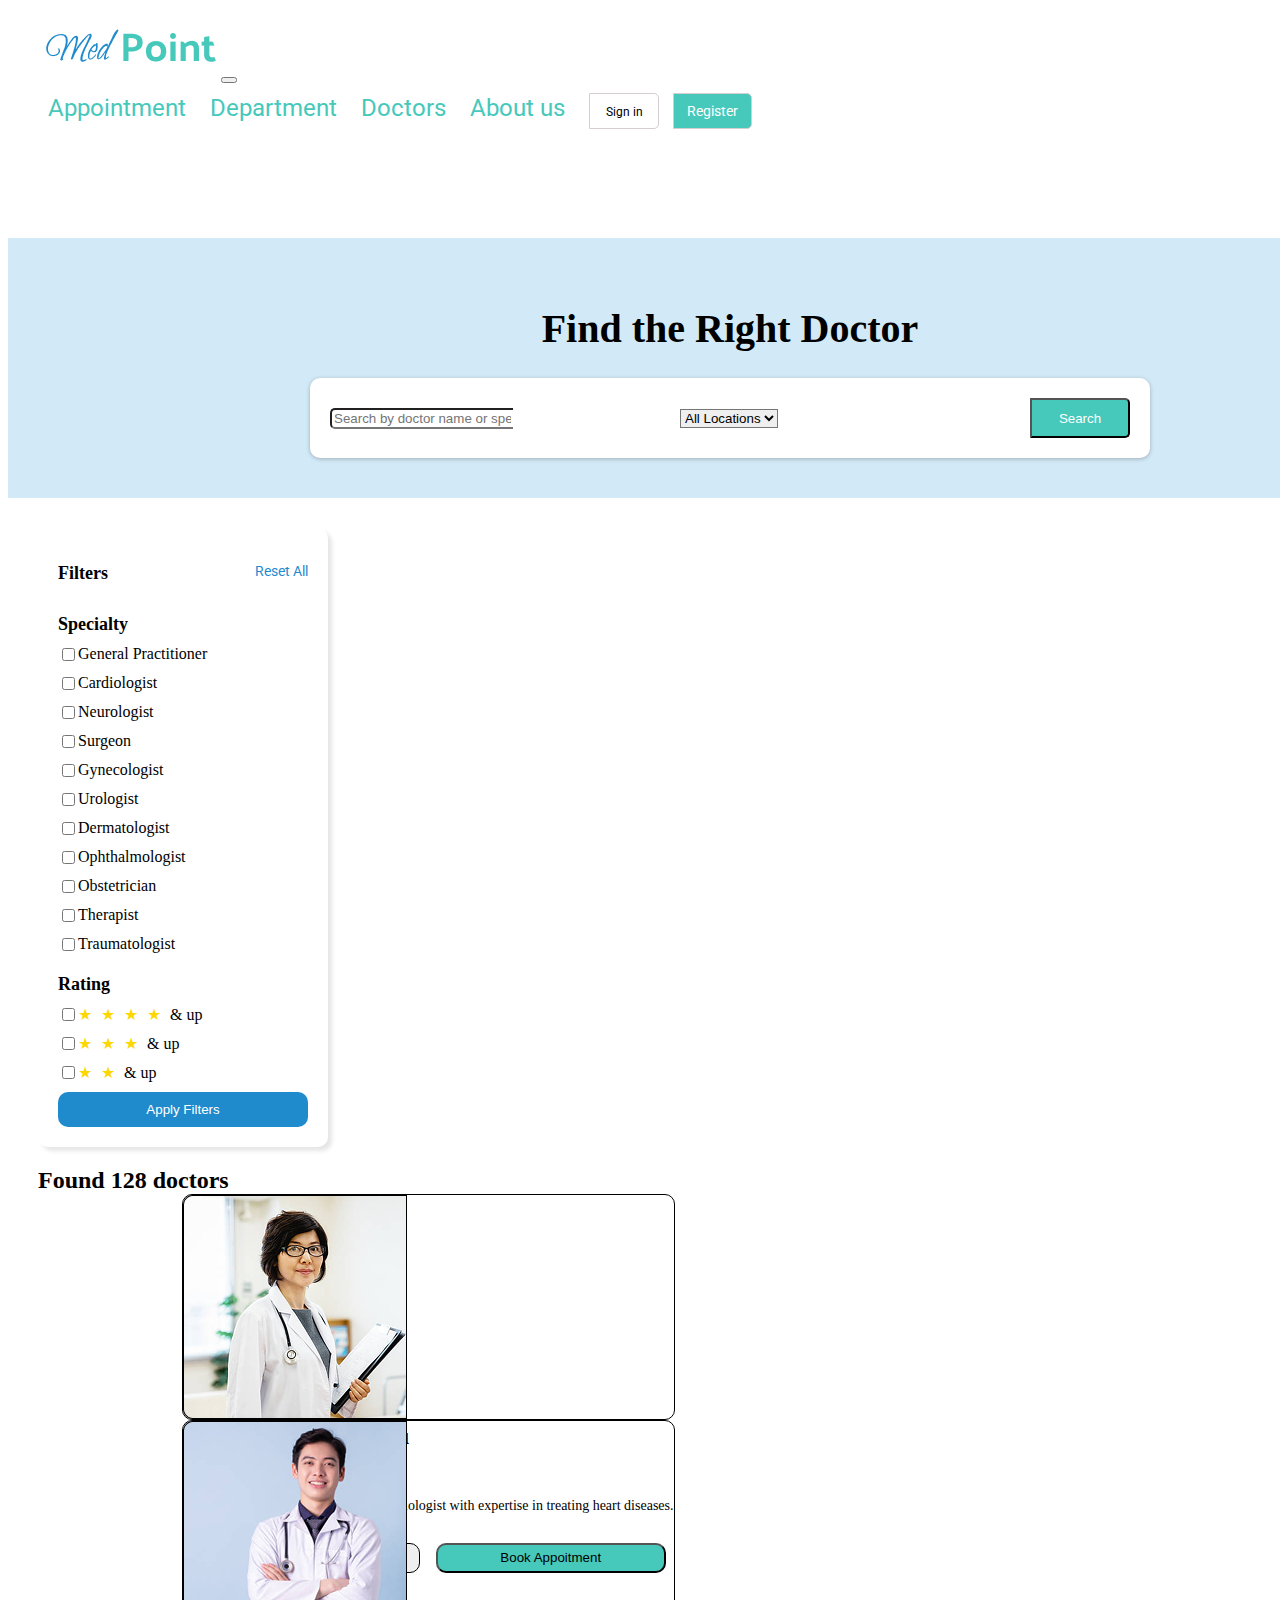
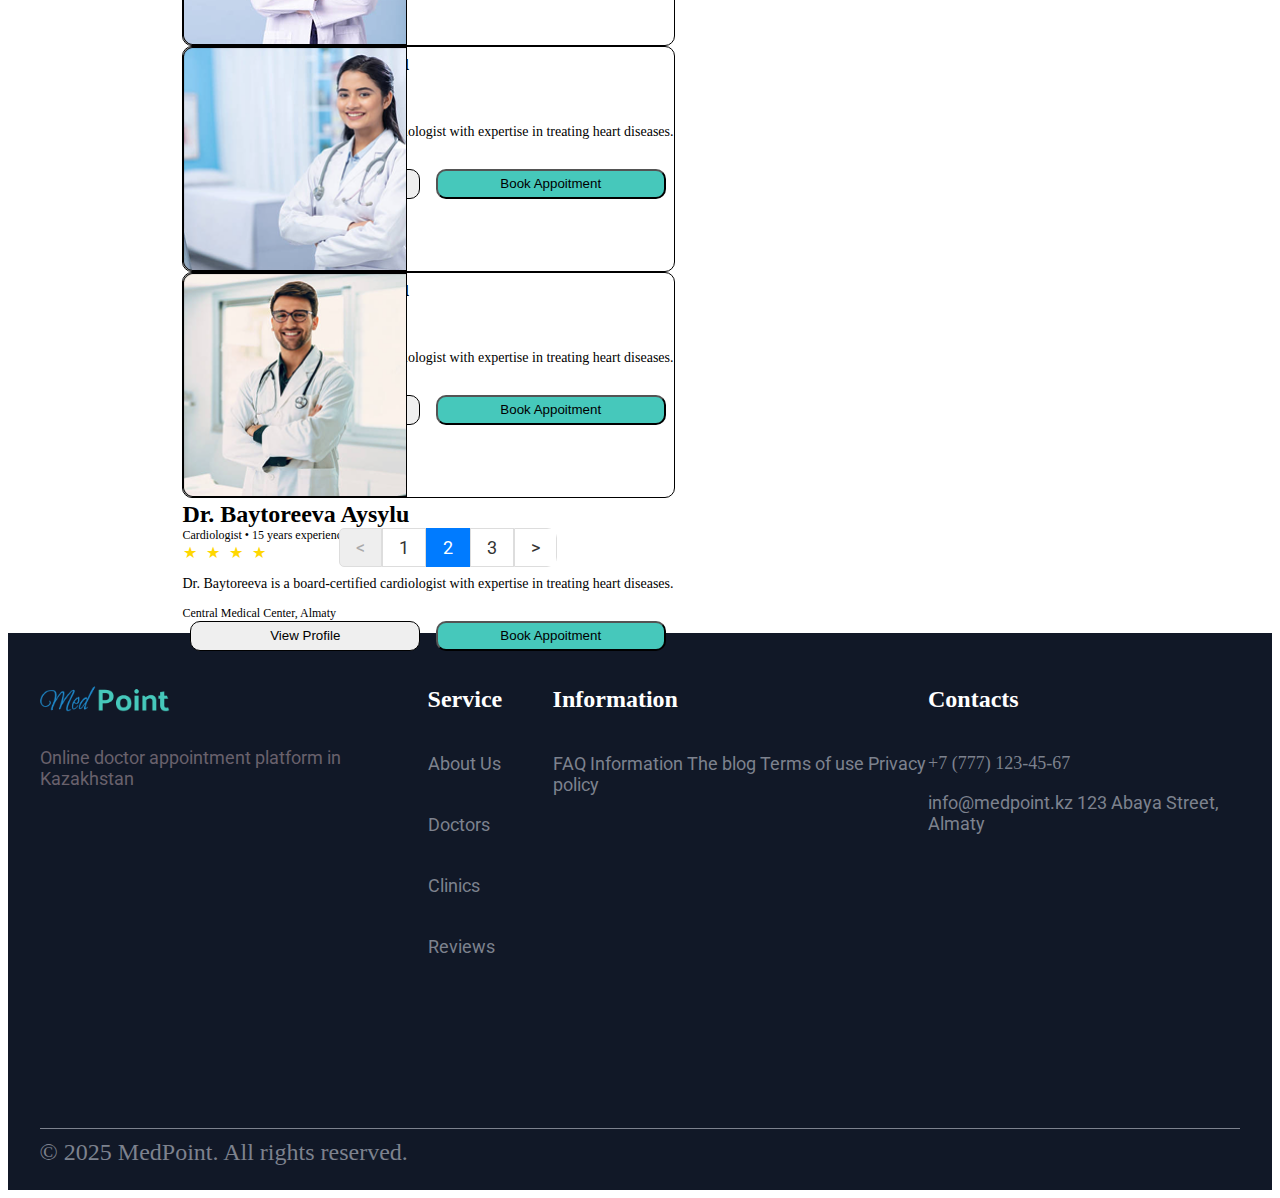
<file: doctors.html>
<!DOCTYPE html>
<html lang="en">
<head>
  <meta charset="UTF-8">
  <meta name="viewport" content="width=device-width, initial-scale=1.0">
  <title>Doctors</title>
  <link href="https://cdn.jsdelivr.net/npm/bootstrap@5.3.2/dist/css/bootstrap.min.css" rel="stylesheet" integrity="sha384-T3c6CoIi6uLrA9TneNEoa7RxnatzjcDSCmG1MXxSR1GAsXEV/Dwwykc2MPK8M2HN" crossorigin="anonymous">
    <link rel="stylesheet" href="styles/doctors.css">
    <link rel="preconnect" href="https://fonts.googleapis.com">
    <link rel="preconnect" href="https://fonts.gstatic.com" crossorigin>
    <link href="https://fonts.googleapis.com/css2?family=Bad+Script&family=Caveat:wght@400..700&family=Dancing+Script:wght@400..700&family=Great+Vibes&family=Jersey+15&family=Kaushan+Script&family=Lobster&family=Pacifico&family=Playwrite+MX+Guides&family=Public+Sans:ital,wght@0,100..900;1,100..900&family=Quicksand:wght@300..700&family=Roboto+Slab:wght@100..900&family=Roboto:ital,wght@0,100..900;1,100..900&family=Satisfy&family=Schibsted+Grotesk:ital,wght@0,400..900;1,400..900&display=swap" rel="stylesheet">
</head>
<body>
  <header>
        <nav class="navbar navbar-expand-lg navbar-light my-navbar fixed-top">
            <div class="container-fluid">
                <a class="navbar-brand" href="./index.html">
                    <img src="images/Final logo.png" alt="logo MedPoint image" class="img-logo">
                </a>
                <button class="navbar-toggler" type="button" data-bs-toggle="collapse" data-bs-target="#navbarNav" aria-controls="navbarNav" aria-expanded="false" aria-label="Toggle navigation">
                    <span class="navbar-toggler-icon"></span>
                </button>
                <div class="collapse navbar-collapse content-bar" id="navbarNav">
                    <ul class="navbar-nav">
                        <li class="nav-item">
                            <a class="nav-link li" href="./appointment.html">Appointment</a>
                        </li>
                        <li class="nav-item">
                            <a class="nav-link li" href="./departments.html">Department</a>
                        </li>
                        <li class="nav-item">
                            <a class="nav-link li" href="./doctors.html">Doctors</a>
                        </li>
                        <li class="nav-item">
                            <a class="nav-link li" href="./about.html">About us</a>
                        </li>
                    </ul>
                    <div class="d-flex btns">
                        <button class="btn sign-in">
                            <a href="./login-email.html">Sign in</a>
                        </button>
                        <button class="btn register">
                            <a href="./register-email.html">Register</a>
                        </button>
                    </div>
                </div>
            </div>
        </nav>
    </header> 
    <section class="section-head">
      <h1 class="text-center title-find">Find the Right Doctor</h1>
      <div class="container mt-5">
        <div class="search-container">
            <div class="input-group">
                <input type="text" class="form-control" placeholder="Search by doctor name or specialty">
            </div>
            <div class="input-group">
                <select class="form-select select-group">
                      <option selected>All Locations</option>
                      <option value="1">Almaty</option>
                      <option value="2">Astana</option>
                      <option value="3">Shymkent</option>
                </select>
            </div>

            <button class="btn btn-search">Search</button>
        </div>
    </div>
    </section>
    <section class="found-doctors">
      <div class="row">
        <div class="col-4">
          <div class="container mt-5">
        <div class="filter-container">
            <div class="filter-title">
                <h2 class="specialty-title">Filters</h2>
                <a href="#" class="reset-all">Reset All</a>
            </div>
            <div class="specialty-list">
                <h3 class="specialty-title">Specialty</h3>
                <div class="specialty-item">
                    <input type="checkbox" id="general-practitioner">
                    <label for="general-practitioner" class="ms-2">General Practitioner</label>
                </div>
                <div class="specialty-item">
                    <input type="checkbox" id="cardiologist">
                    <label for="cardiologist" class="ms-2">Cardiologist</label>
                </div>
                <div class="specialty-item">
                    <input type="checkbox" id="neurologist">
                    <label for="neurologist" class="ms-2">Neurologist</label>
                </div>
                <div class="specialty-item">
                    <input type="checkbox" id="surgeon">
                    <label for="surgeon" class="ms-2">Surgeon</label>
                </div>
                <div class="specialty-item">
                    <input type="checkbox" id="gynecologist">
                    <label for="gynecologist" class="ms-2">Gynecologist</label>
                </div>
                <div class="specialty-item">
                    <input type="checkbox" id="urologist">
                    <label for="urologist" class="ms-2">Urologist</label>
                </div>
                <div class="specialty-item">
                    <input type="checkbox" id="dermatologist">
                    <label for="dermatologist" class="ms-2">Dermatologist</label>
                </div>
                  <div class="specialty-item">
                    <input type="checkbox" id="ophthalmologist">
                    <label for="ophthalmologist" class="ms-2">Ophthalmologist</label>
                </div>
                  <div class="specialty-item">
                    <input type="checkbox" id="obstetrician">
                    <label for="obstetrician" class="ms-2">Obstetrician</label>
                </div>
                  <div class="specialty-item">
                    <input type="checkbox" id="therapist">
                    <label for="therapist" class="ms-2">Therapist</label>
                </div>
                  <div class="specialty-item">
                    <input type="checkbox" id="traumatologist">
                    <label for="traumatologist" class="ms-2">Traumatologist</label>
                </div>
            </div>
            <div class="rating-filter">
                <h3 class="rating-title">Rating</h3>
                <div class="rating-item">
                    <input type="checkbox" id="rating-4-up">
                    <label for="rating-4-up" class="ms-2">
                        <span class="star">★</span>
                        <span class="star">★</span>
                        <span class="star">★</span>
                        <span class="star">★</span> & up
                    </label>
                </div>
                <div class="rating-item">
                    <input type="checkbox" id="rating-3-up">
                    <label for="rating-3-up" class="ms-2">
                        <span class="star">★</span>
                        <span class="star">★</span>
                        <span class="star">★</span> & up
                    </label>
                </div>
                <div class="rating-item">
                    <input type="checkbox" id="rating-2-up">
                    <label for="rating-2-up" class="ms-2">
                        <span class="star">★</span>
                        <span class="star">★</span> & up
                    </label>
                </div>
            </div>
            <button class="apply-filters">Apply Filters</button>
        </div>
    </div>
        </div>
        <div class="col-8">
          <h1 class="card-doctor-title">Found 128 doctors</h1>
          <div class="container col cards-doctors">
            <div class="container card-doctors">
              <div class="row">
                <div class="col-4">
                  <img src="images/image42.png" alt="doctor img" class="doctor-img">
                </div>
                <div class="col-8 m-0">
                  <h1 class="card-doctor-title">Dr. Baytoreeva Aysylu </h1>
                  <p class="text-card-doctor">Cardiologist • 15 years experience</p>
                  <label for="rating-4-up">
                    <span class="star">★</span>
                    <span class="star">★</span>
                    <span class="star">★</span>
                    <span class="star">★</span> 
                  </label>
                  <p class="about-doctor">Dr. Baytoreeva is a board-certified cardiologist with expertise in treating heart diseases.</p>
                  <p class="text-card-doctor">Central Medical Center, Almaty</p>
                  <div class="btns-container">
                    <button class="btn btn-view buttons">View Profile</button>
                    <button class="btn btn-book buttons">Book Appoitment</button>
                  </div>
                </div>
              </div>
            </div>
            <div class="container card-doctors">
              <div class="row">
                <div class="col-4">
                  <img src="images/image24.png" alt="doctor img" class="doctor-img">
                </div>
                <div class="col-8 m-0">
                  <h1 class="card-doctor-title">Dr. Baytoreeva Aysylu </h1>
                  <p class="text-card-doctor">Cardiologist • 15 years experience</p>
                  <label for="rating-4-up">
                    <span class="star">★</span>
                    <span class="star">★</span>
                    <span class="star">★</span>
                    <span class="star">★</span> 
                  </label>
                  <p class="about-doctor">Dr. Baytoreeva is a board-certified cardiologist with expertise in treating heart diseases.</p>
                  <p class="text-card-doctor">Central Medical Center, Almaty</p>
                  <div class="btns-container">
                    <button class="btn btn-view buttons">View Profile</button>
                    <button class="btn btn-book buttons">Book Appoitment</button>
                  </div>
                </div>
              </div>
            </div>
            <div class="container card-doctors">
              <div class="row">
                <div class="col-4">
                  <img src="images/image34.png" alt="doctor img" class="doctor-img">
                </div>
                <div class="col-8 m-0">
                  <h1 class="card-doctor-title">Dr. Baytoreeva Aysylu </h1>
                  <p class="text-card-doctor">Cardiologist • 15 years experience</p>
                  <label for="rating-4-up">
                    <span class="star">★</span>
                    <span class="star">★</span>
                    <span class="star">★</span>
                    <span class="star">★</span> 
                  </label>
                  <p class="about-doctor">Dr. Baytoreeva is a board-certified cardiologist with expertise in treating heart diseases.</p>
                  <p class="text-card-doctor">Central Medical Center, Almaty</p>
                  <div class="btns-container">
                    <button class="btn btn-view buttons">View Profile</button>
                    <button class="btn btn-book buttons">Book Appoitment</button>
                  </div>
                </div>
              </div>
            </div>
            <div class="container card-doctors">
              <div class="row">
                <div class="col-4">
                  <img src="images/image9.png" alt="doctor img" class="doctor-img">
                </div>
                <div class="col-8 m-0">
                  <h1 class="card-doctor-title">Dr. Baytoreeva Aysylu </h1>
                  <p class="text-card-doctor">Cardiologist • 15 years experience</p>
                  <label for="rating-4-up">
                    <span class="star">★</span>
                    <span class="star">★</span>
                    <span class="star">★</span>
                    <span class="star">★</span> 
                  </label>
                  <p class="about-doctor">Dr. Baytoreeva is a board-certified cardiologist with expertise in treating heart diseases.</p>
                  <p class="text-card-doctor">Central Medical Center, Almaty</p>
                  <div class="btns-container">
                    <button class="btn btn-view buttons">View Profile</button>
                    <button class="btn btn-book buttons">Book Appoitment</button>
                  </div>
                </div>
              </div>
            </div>
            <div class="container mt-5">
        <div class="pagination-container">
            <nav aria-label="Page navigation">
                <ul class="pagination">
                    <li class="page-item disabled">
                        <a class="page-link" href="#" aria-label="Previous">
                            <span aria-hidden="true">&lt;</span>
                        </a>
                    </li>
                    <li class="page-item"><a class="page-link" href="#">1</a></li>
                    <li class="page-item active"><a class="page-link" href="#">2</a></li>
                    <li class="page-item"><a class="page-link" href="#">3</a></li>
                    <li class="page-item">
                        <a class="page-link" href="#" aria-label="Next">
                            <span aria-hidden="true">&gt;</span>
                        </a>
                    </li>
                </ul>
            </nav>
        </div>
    </div>
          </div>  
        </div>
      </div>
    </section>
    <!-- footer  -->
    <footer>
        <div class="content-footer">
            <div class="container inner-footer">
                <img src="images/Final logo.png" alt="" class="logo-footer">
                <p>
                Online doctor appointment platform 
                in Kazakhstan
                </p>
        </div>
        <div class="container">
            <h1 class="footer-title">Service</h1>
            <div class="text">
            <a href="#">About Us</a>
            <a href="#">Doctors</a>
            <a href="#">Clinics</a>
            <a href="#">Reviews</a>
            </div>
        </div>
        <div class="container">
            <h1 class="footer-title">Information</h1>
            <a href="#">FAQ Information</a>
            <a href="#">The blog</a>
            <a href="#">Terms of use</a>
            <a href="#">Privacy policy</a>
        </div>
        <div class="container">
            <h1 class="footer-title">Contacts</h1>
            <p class="phone"> +7 (777) 123-45-67</p>
            <a href="#">info@medpoint.kz</a>
            <a href="#">123 Abaya Street, Almaty</a>
        </div>
        </div>
        <div class="ln">
            <p class="text-med">© 2025 MedPoint. All rights reserved.</p>
        </div>
    </footer>
    <script src="https://cdn.jsdelivr.net/npm/bootstrap@5.3.6/dist/js/bootstrap.bundle.min.js" integrity="sha384-j1CDi7MgGQ12Z7Qab0qlWQ/Qqz24Gc6BM0thvEMVjHnfYGF0rmFCozFSxQBxwHKO" crossorigin="anonymous"></script>
</body>
</html>
</file>
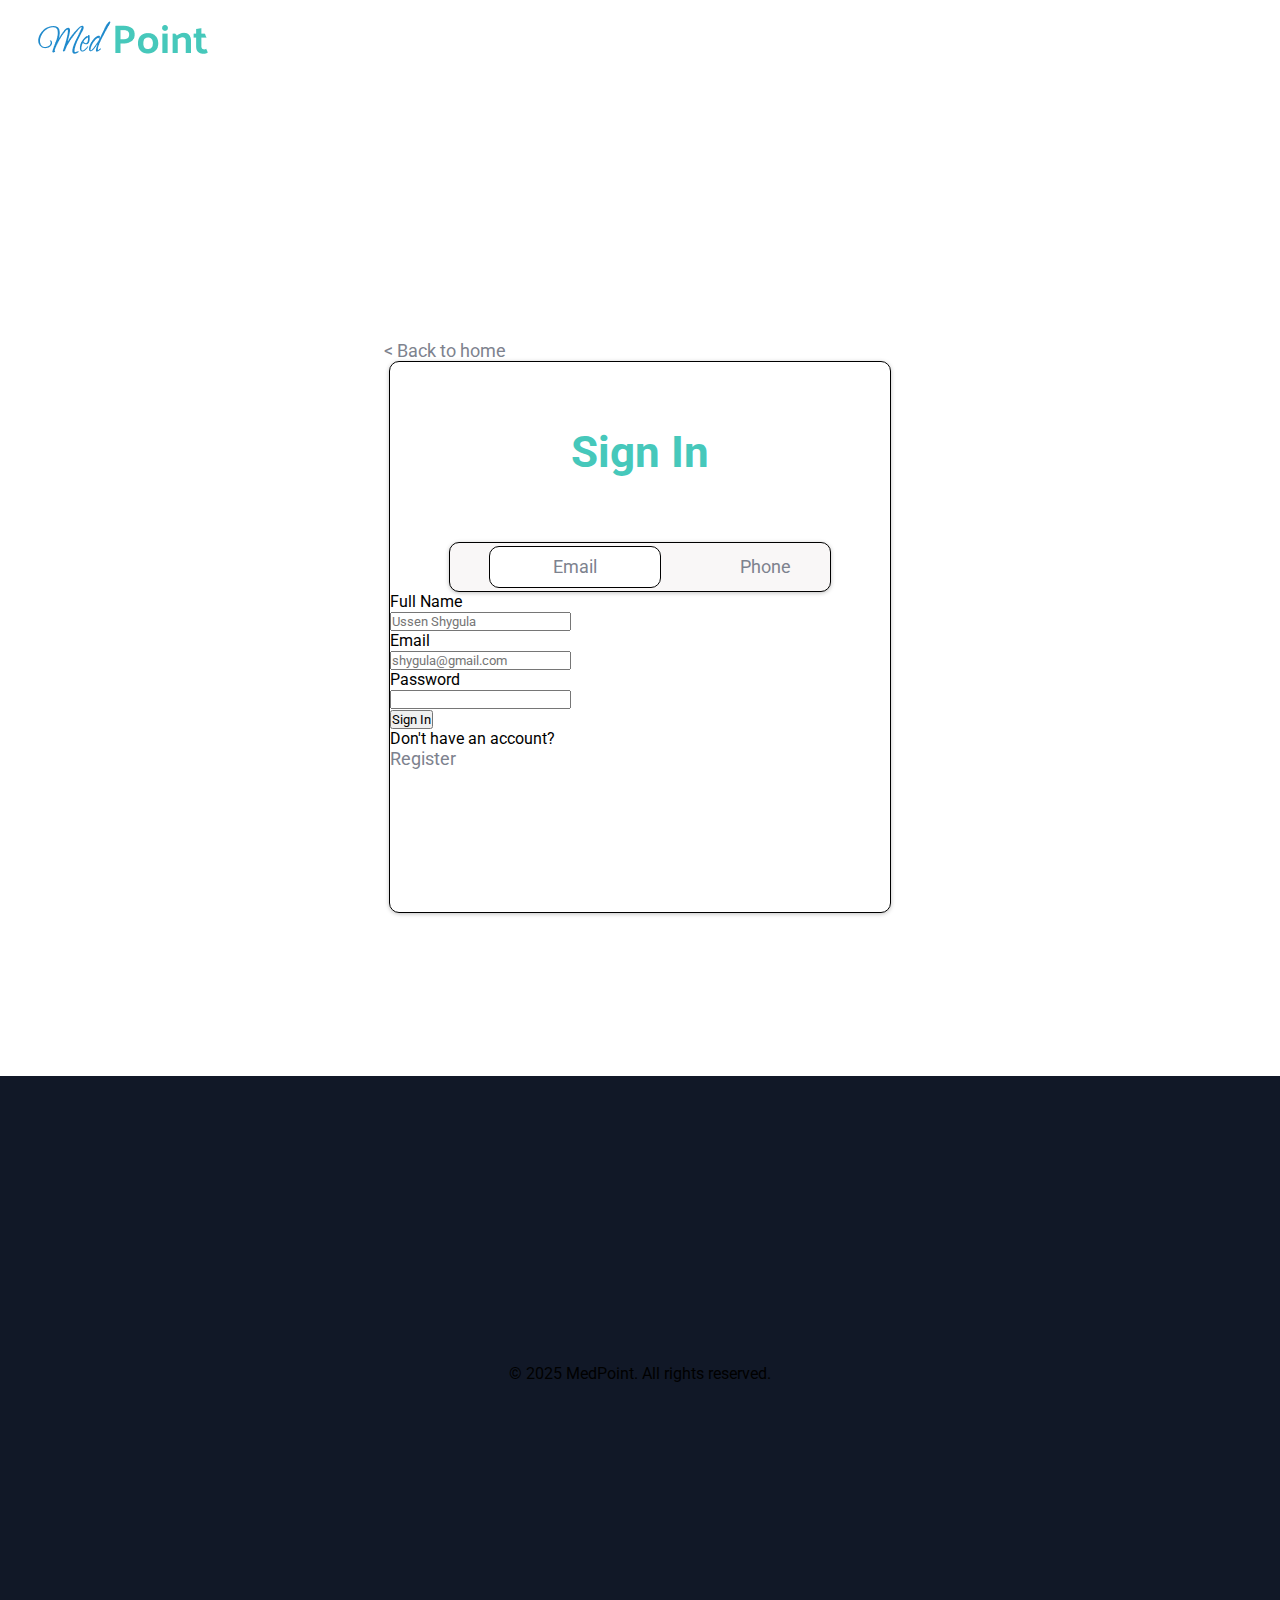
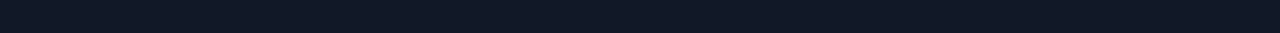
<file: login-email.html>
<!DOCTYPE html>
<html lang="en">
<head>
  <meta charset="UTF-8">
  <meta name="viewport" content="width=device-width, initial-scale=1.0">
  <title>Login</title>
  <link href="https://cdn.jsdelivr.net/npm/bootstrap@5.3.2/dist/css/bootstrap.min.css" rel="stylesheet" integrity="sha384-T3c6CoIi6uLrA9TneNEoa7RxnatzjcDSCmG1MXxSR1GAsXEV/Dwwykc2MPK8M2HN" crossorigin="anonymous">
  <link rel="preconnect" href="https://fonts.googleapis.com">
  <link rel="preconnect" href="https://fonts.gstatic.com" crossorigin>
  <link href="https://fonts.googleapis.com/css2?family=Bad+Script&family=Caveat:wght@400..700&family=Dancing+Script:wght@400..700&family=Great+Vibes&family=Jersey+15&family=Kaushan+Script&family=Lobster&family=Pacifico&family=Playwrite+MX+Guides&family=Public+Sans:ital,wght@0,100..900;1,100..900&family=Quicksand:wght@300..700&family=Roboto+Slab:wght@100..900&family=Roboto:ital,wght@0,100..900;1,100..900&family=Satisfy&family=Schibsted+Grotesk:ital,wght@0,400..900;1,400..900&display=swap" rel="stylesheet">
  <link rel="stylesheet" href="styles/register.css">
</head>
<body>
  <header>
    <nav class="navbar navbar-expand-lg navbar-light my-navbar">
        <div class="container-fluid">
            <a class="navbar-brand" href="#">
                <img src="images/Final logo.png" alt="" class="img-logo">
            </a>
        </div>
    </nav>
  </header>
  <main>
    <div class="container back">
      <a href="./index.html" class="back"> < Back to home</a>
    </div>
    <section class="register-section">
      <div class="container">
        <div class="row">
          <div class="col title-acc">
            <h1>Sign In</h1>
          </div>
          <div class="col container-switch">
            <div class="switch">
              <a href="" class="active">Email</a>
              <a href="./login-phone.html">Phone</a>
            </div>
          </div>
        </div>
        <div class="container ">
          <div class="col inps">
            <div class="row">
              <p class="t">Full Name</p>
              <input type="text" placeholder="Ussen Shygula" class="input">
            </div>
            <div class="row">
              <p class="t">Email</p>
              <input type="email" placeholder="shygula@gmail.com" class="input">
            </div>
            <div class="row">
              <p class="t">Password</p>
              <input type="password" class="input">
            </div>
            <button class="btn row rgs-btn">
              Sign In
            </button>
            <div class="row alredy">
              <p class="col-8">Don't have an account?</p>
              <a href="./register-email.html" class="col-4 back-to-login">Register</a>
            </div>
          </div>
        </div>
      </div>
    </section>
  </main>
  <footer>
    <p class="footer-text">© 2025 MedPoint. All rights reserved.</p>
  </footer>
  <script src="https://cdn.jsdelivr.net/npm/bootstrap@5.3.6/dist/js/bootstrap.bundle.min.js" integrity="sha384-j1CDi7MgGQ12Z7Qab0qlWQ/Qqz24Gc6BM0thvEMVjHnfYGF0rmFCozFSxQBxwHKO" crossorigin="anonymous"></script>
</body>
</html>
</file>
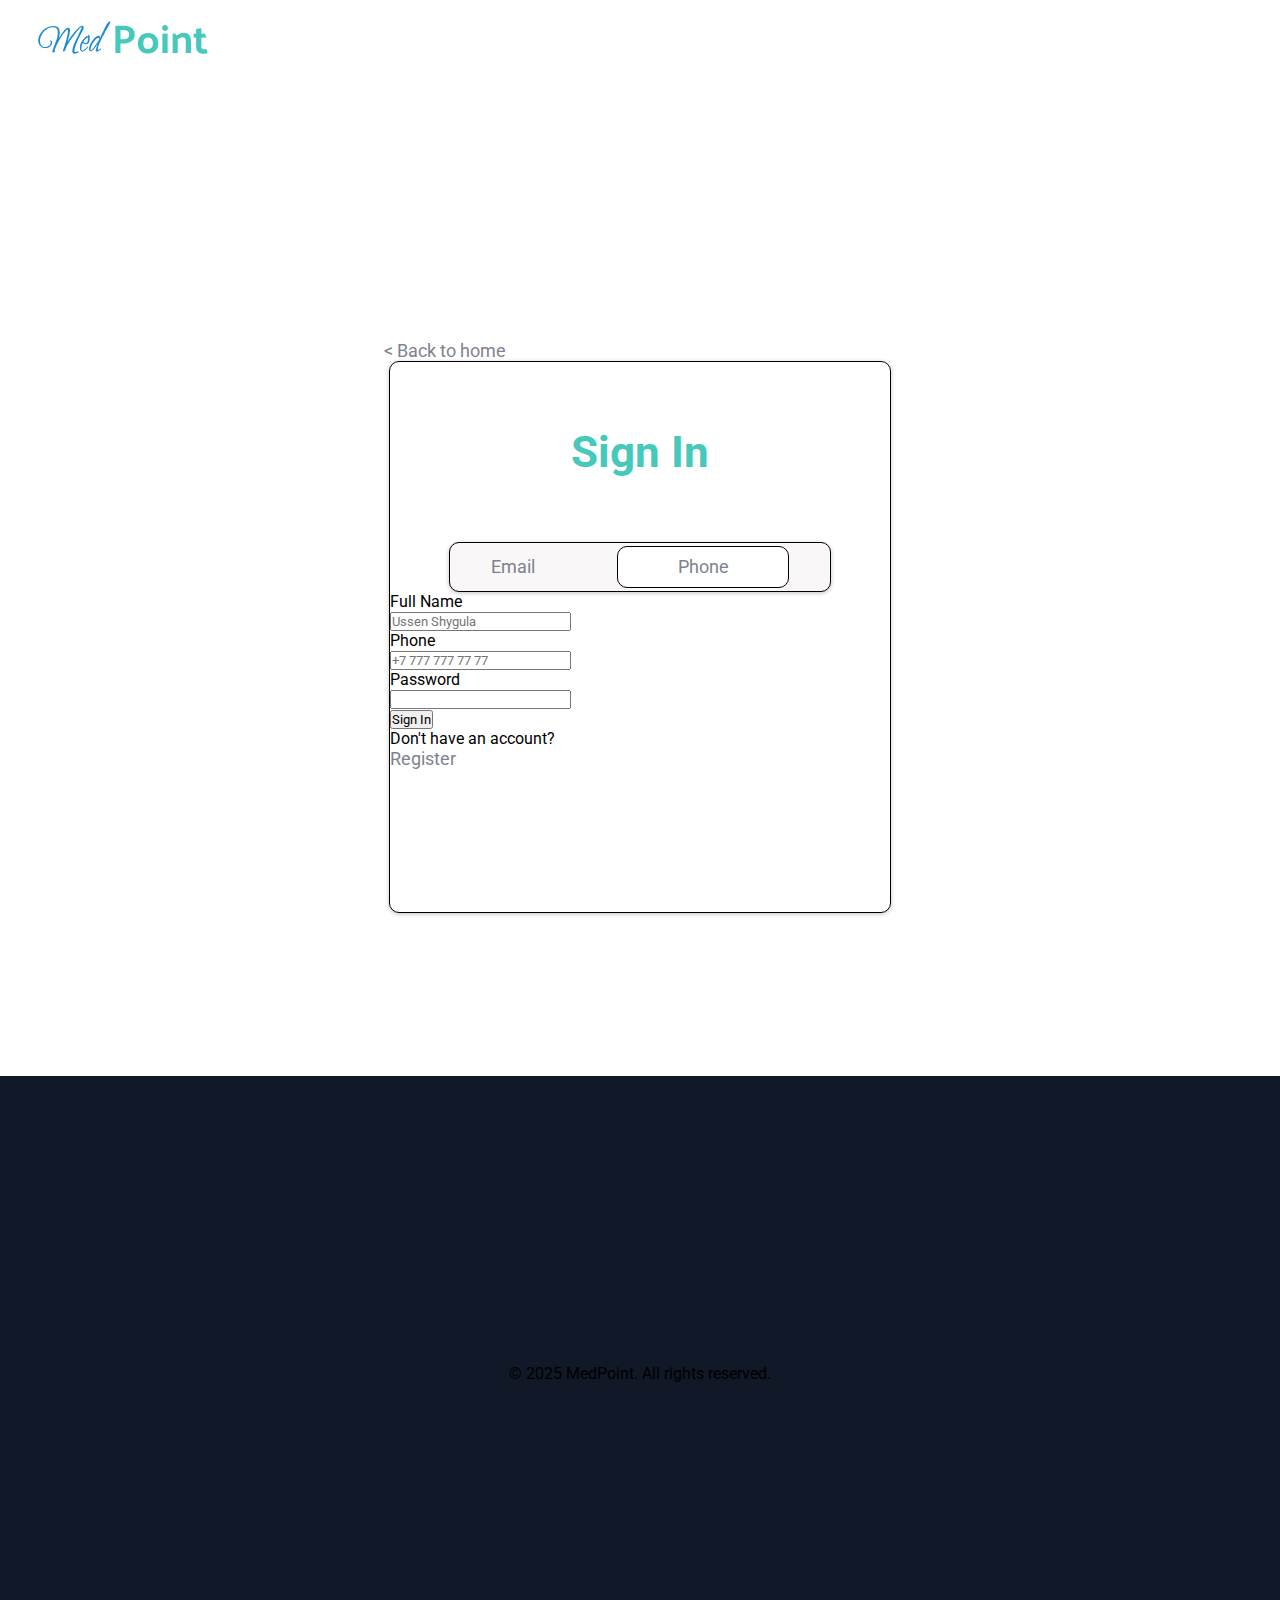
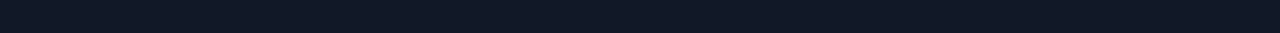
<file: login-phone.html>
<!DOCTYPE html>
<html lang="en">
<head>
  <meta charset="UTF-8">
  <meta name="viewport" content="width=device-width, initial-scale=1.0">
  <title>Login</title>
  <link href="https://cdn.jsdelivr.net/npm/bootstrap@5.3.2/dist/css/bootstrap.min.css" rel="stylesheet" integrity="sha384-T3c6CoIi6uLrA9TneNEoa7RxnatzjcDSCmG1MXxSR1GAsXEV/Dwwykc2MPK8M2HN" crossorigin="anonymous">
  <link rel="preconnect" href="https://fonts.googleapis.com">
  <link rel="preconnect" href="https://fonts.gstatic.com" crossorigin>
  <link href="https://fonts.googleapis.com/css2?family=Bad+Script&family=Caveat:wght@400..700&family=Dancing+Script:wght@400..700&family=Great+Vibes&family=Jersey+15&family=Kaushan+Script&family=Lobster&family=Pacifico&family=Playwrite+MX+Guides&family=Public+Sans:ital,wght@0,100..900;1,100..900&family=Quicksand:wght@300..700&family=Roboto+Slab:wght@100..900&family=Roboto:ital,wght@0,100..900;1,100..900&family=Satisfy&family=Schibsted+Grotesk:ital,wght@0,400..900;1,400..900&display=swap" rel="stylesheet">
  <link rel="stylesheet" href="styles/register.css">
</head>
<body>
  <header>
    <nav class="navbar navbar-expand-lg navbar-light my-navbar">
        <div class="container-fluid">
            <a class="navbar-brand" href="./index.html">
                <img src="images/Final logo.png" alt="" class="img-logo">
            </a>
        </div>
    </nav>
  </header>
  <main>
    <div class="container back">
      <a href="./index.html" class="back"> < Back to home</a>
    </div>
    <section class="register-section">
      <div class="container">
        <div class="row">
          <div class="col title-acc">
            <h1>Sign In</h1>
          </div>
          <div class="col container-switch">
            <div class="switch">
              <a href="./login-email.html">Email</a>
              <a href="" class="active">Phone</a>
            </div>
          </div>
        </div>
        <div class="container ">
          <div class="col inps">
            <div class="row">
              <p class="t">Full Name</p>
              <input type="text" placeholder="Ussen Shygula" class="input">
            </div>
            <div class="row">
              <p class="t">Phone</p>
              <input type="text" placeholder="+7 777 777 77 77" class="input">
            </div>
            <div class="row">
              <p class="t">Password</p>
              <input type="password" class="input">
            </div>
            <button class="btn row rgs-btn">
              Sign In
            </button>
            <div class="row alredy">
              <p class="col-8">Don't have an account?</p>
              <a href="./register-phone.html" class="col-4 back-to-login">Register</a>
            </div>
          </div>
        </div>
      </div>
    </section>
  </main>
  <footer>
    <p class="footer-text">© 2025 MedPoint. All rights reserved.</p>
  </footer>
  <script src="https://cdn.jsdelivr.net/npm/bootstrap@5.3.6/dist/js/bootstrap.bundle.min.js" integrity="sha384-j1CDi7MgGQ12Z7Qab0qlWQ/Qqz24Gc6BM0thvEMVjHnfYGF0rmFCozFSxQBxwHKO" crossorigin="anonymous"></script>
</body>
</html>
</file>
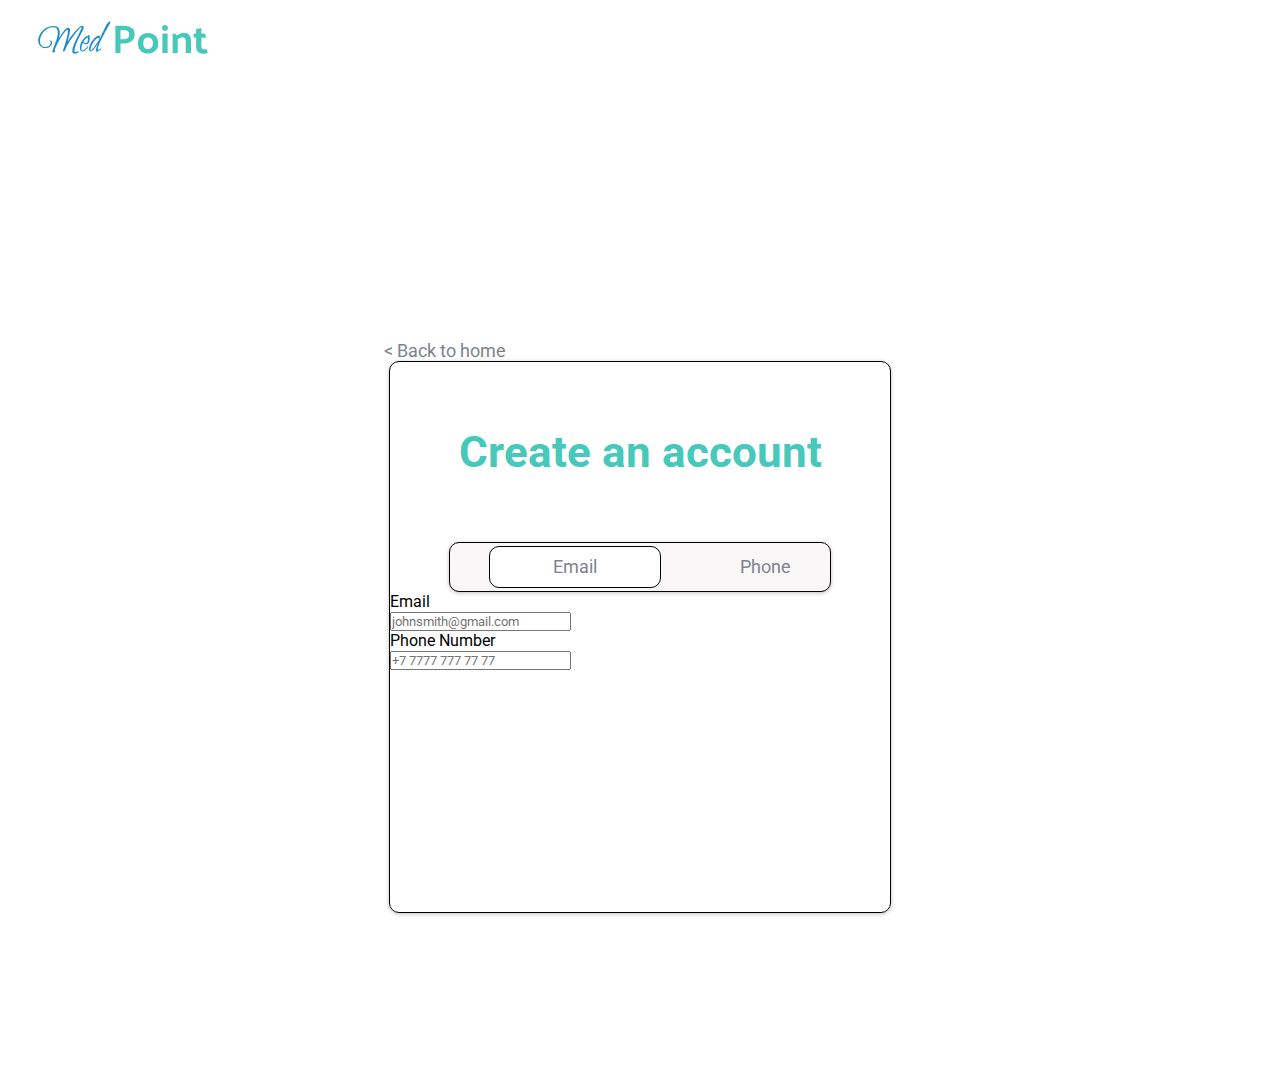
<file: register-email.html>
<!DOCTYPE html>
<html lang="en">
<head>
  <meta charset="UTF-8">
  <meta name="viewport" content="width=device-width, initial-scale=1.0">
  <title>Document</title>
  <link href="https://cdn.jsdelivr.net/npm/bootstrap@5.3.2/dist/css/bootstrap.min.css" rel="stylesheet" integrity="sha384-T3c6CoIi6uLrA9TneNEoa7RxnatzjcDSCmG1MXxSR1GAsXEV/Dwwykc2MPK8M2HN" crossorigin="anonymous">
  <link rel="preconnect" href="https://fonts.googleapis.com">
  <link rel="preconnect" href="https://fonts.gstatic.com" crossorigin>
  <link href="https://fonts.googleapis.com/css2?family=Bad+Script&family=Caveat:wght@400..700&family=Dancing+Script:wght@400..700&family=Great+Vibes&family=Jersey+15&family=Kaushan+Script&family=Lobster&family=Pacifico&family=Playwrite+MX+Guides&family=Public+Sans:ital,wght@0,100..900;1,100..900&family=Quicksand:wght@300..700&family=Roboto+Slab:wght@100..900&family=Roboto:ital,wght@0,100..900;1,100..900&family=Satisfy&family=Schibsted+Grotesk:ital,wght@0,400..900;1,400..900&display=swap" rel="stylesheet">
  <link rel="stylesheet" href="styles/register.css">
</head>
<body>
  <header>
    <nav class="navbar navbar-expand-lg navbar-light my-navbar">
        <div class="container-fluid">
            <a class="navbar-brand" href="#">
                <img src="images/Final logo.png" alt="" class="img-logo">
            </a>
        </div>
    </nav>
  </header>
  <main>
    <div class="container back">
      <a href="./index.html" class="back"> < Back to home</a>
    </div>
    <section>
      <div class="">
        <div class="row">
          <div class="col title-acc">
            <h1>Create an account</h1>
          </div>
          <div class="col container-switch">
            <div class="switch">
              <a href="" class="active">Email</a>
              <a href="">Phone</a>
            </div>
          </div>
        </div>
      </div>
      <div class="container">
        <div class="row gtip">
          <div class="col">
            <p class="t">Email</p>
            <input type="email" placeholder="johnsmith@gmail.com" class="input">
          </div>
          <div class="col">
            <p class="t">Phone Number</p>
            <input type="number" placeholder="+7 7777 777 77 77" class="input">
          </div>
        </div>
      </div>
      
    </section>
  </main>

  <script src="https://cdn.jsdelivr.net/npm/bootstrap@5.3.6/dist/js/bootstrap.bundle.min.js" integrity="sha384-j1CDi7MgGQ12Z7Qab0qlWQ/Qqz24Gc6BM0thvEMVjHnfYGF0rmFCozFSxQBxwHKO" crossorigin="anonymous"></script>
</body>
</html>
</file>
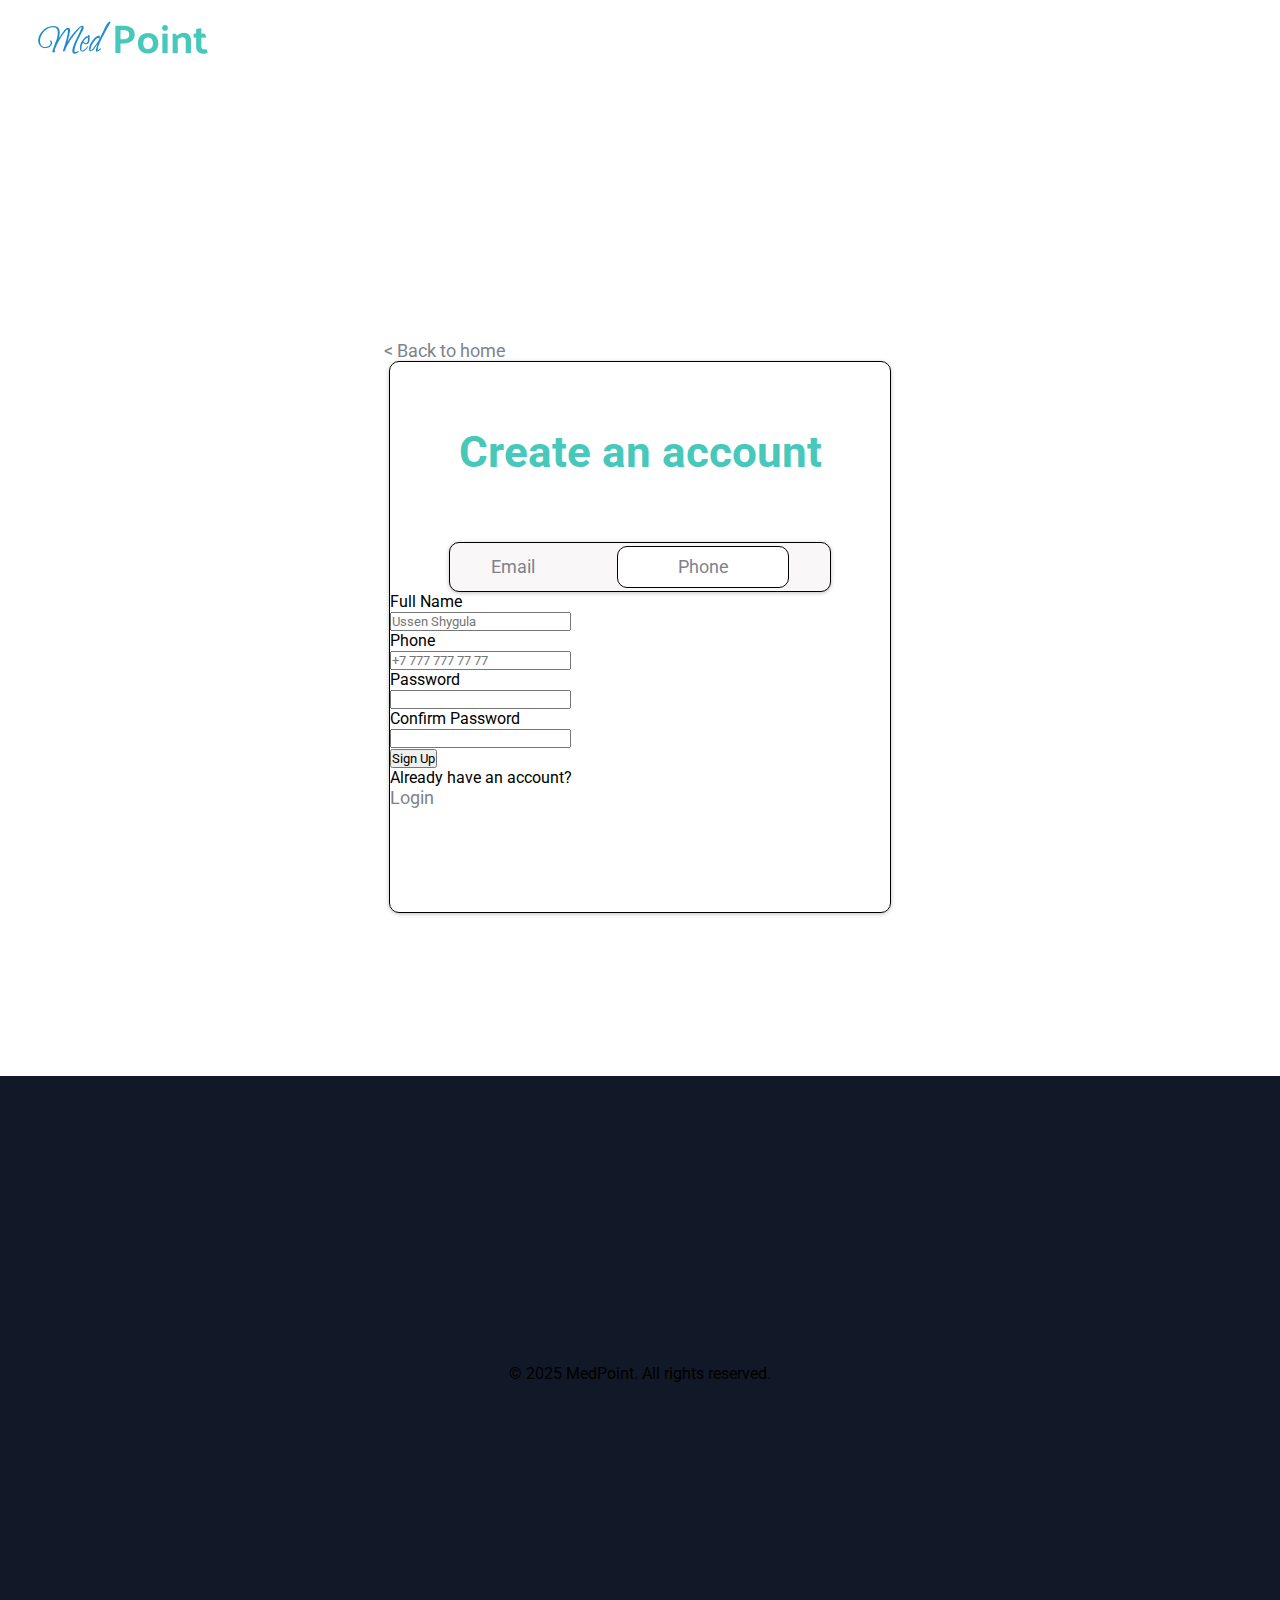
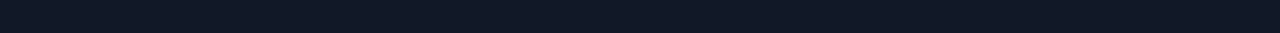
<file: register-phone.html>
<!DOCTYPE html>
<html lang="en">
<head>
  <meta charset="UTF-8">
  <meta name="viewport" content="width=device-width, initial-scale=1.0">
  <title>Registration</title>
  <link href="https://cdn.jsdelivr.net/npm/bootstrap@5.3.2/dist/css/bootstrap.min.css" rel="stylesheet" integrity="sha384-T3c6CoIi6uLrA9TneNEoa7RxnatzjcDSCmG1MXxSR1GAsXEV/Dwwykc2MPK8M2HN" crossorigin="anonymous">
  <link rel="preconnect" href="https://fonts.googleapis.com">
  <link rel="preconnect" href="https://fonts.gstatic.com" crossorigin>
  <link href="https://fonts.googleapis.com/css2?family=Bad+Script&family=Caveat:wght@400..700&family=Dancing+Script:wght@400..700&family=Great+Vibes&family=Jersey+15&family=Kaushan+Script&family=Lobster&family=Pacifico&family=Playwrite+MX+Guides&family=Public+Sans:ital,wght@0,100..900;1,100..900&family=Quicksand:wght@300..700&family=Roboto+Slab:wght@100..900&family=Roboto:ital,wght@0,100..900;1,100..900&family=Satisfy&family=Schibsted+Grotesk:ital,wght@0,400..900;1,400..900&display=swap" rel="stylesheet">
  <link rel="stylesheet" href="styles/register.css">
</head>
<body>
  <header>
    <nav class="navbar navbar-expand-lg navbar-light my-navbar">
        <div class="container-fluid">
            <a class="navbar-brand" href="#">
                <img src="images/Final logo.png" alt="" class="img-logo">
            </a>
        </div>
    </nav>
  </header>
  <main>
    <div class="container back">
      <a href="./index.html" class="back"> < Back to home</a>
    </div>
    <section class="register-section">
      <div class="container">
        <div class="row">
          <div class="col title-acc">
            <h1>Create an account</h1>
          </div>
          <div class="col container-switch">
            <div class="switch">
              <a href="./register-email.html">Email</a>
              <a href="" class="active">Phone</a>
            </div>
          </div>
        </div>
        <div class="container wrapper">
          <div class="col inps">
            <div class="row">
              <p class="t">Full Name</p>
              <input type="text" placeholder="Ussen Shygula" class="input">
            </div>
            <div class="row">
              <p class="t">Phone</p>
              <input type="text" placeholder="+7 777 777 77 77" class="input">
            </div>
            <div class="row">
              <p class="t">Password</p>
              <input type="password" class="input">
            </div>
            <div class="row">
              <p class="t">Confirm Password</p>
              <input type="password" class="input">
            </div>
            <button class="btn row rgs-btn">
              Sign Up
            </button>
            <div class="row alredy">
              <p class="col-8">Already have an account?</p>
              <a href="./login-email.html" class="col-4 back-to-login">Login</a>
            </div>
          </div>
        </div>
      </div>
    </section>
  </main>
  <footer>
    <p class="footer-text">© 2025 MedPoint. All rights reserved.</p>
  </footer>
  <script src="https://cdn.jsdelivr.net/npm/bootstrap@5.3.6/dist/js/bootstrap.bundle.min.js" integrity="sha384-j1CDi7MgGQ12Z7Qab0qlWQ/Qqz24Gc6BM0thvEMVjHnfYGF0rmFCozFSxQBxwHKO" crossorigin="anonymous"></script>
</body>
</html>
</file>
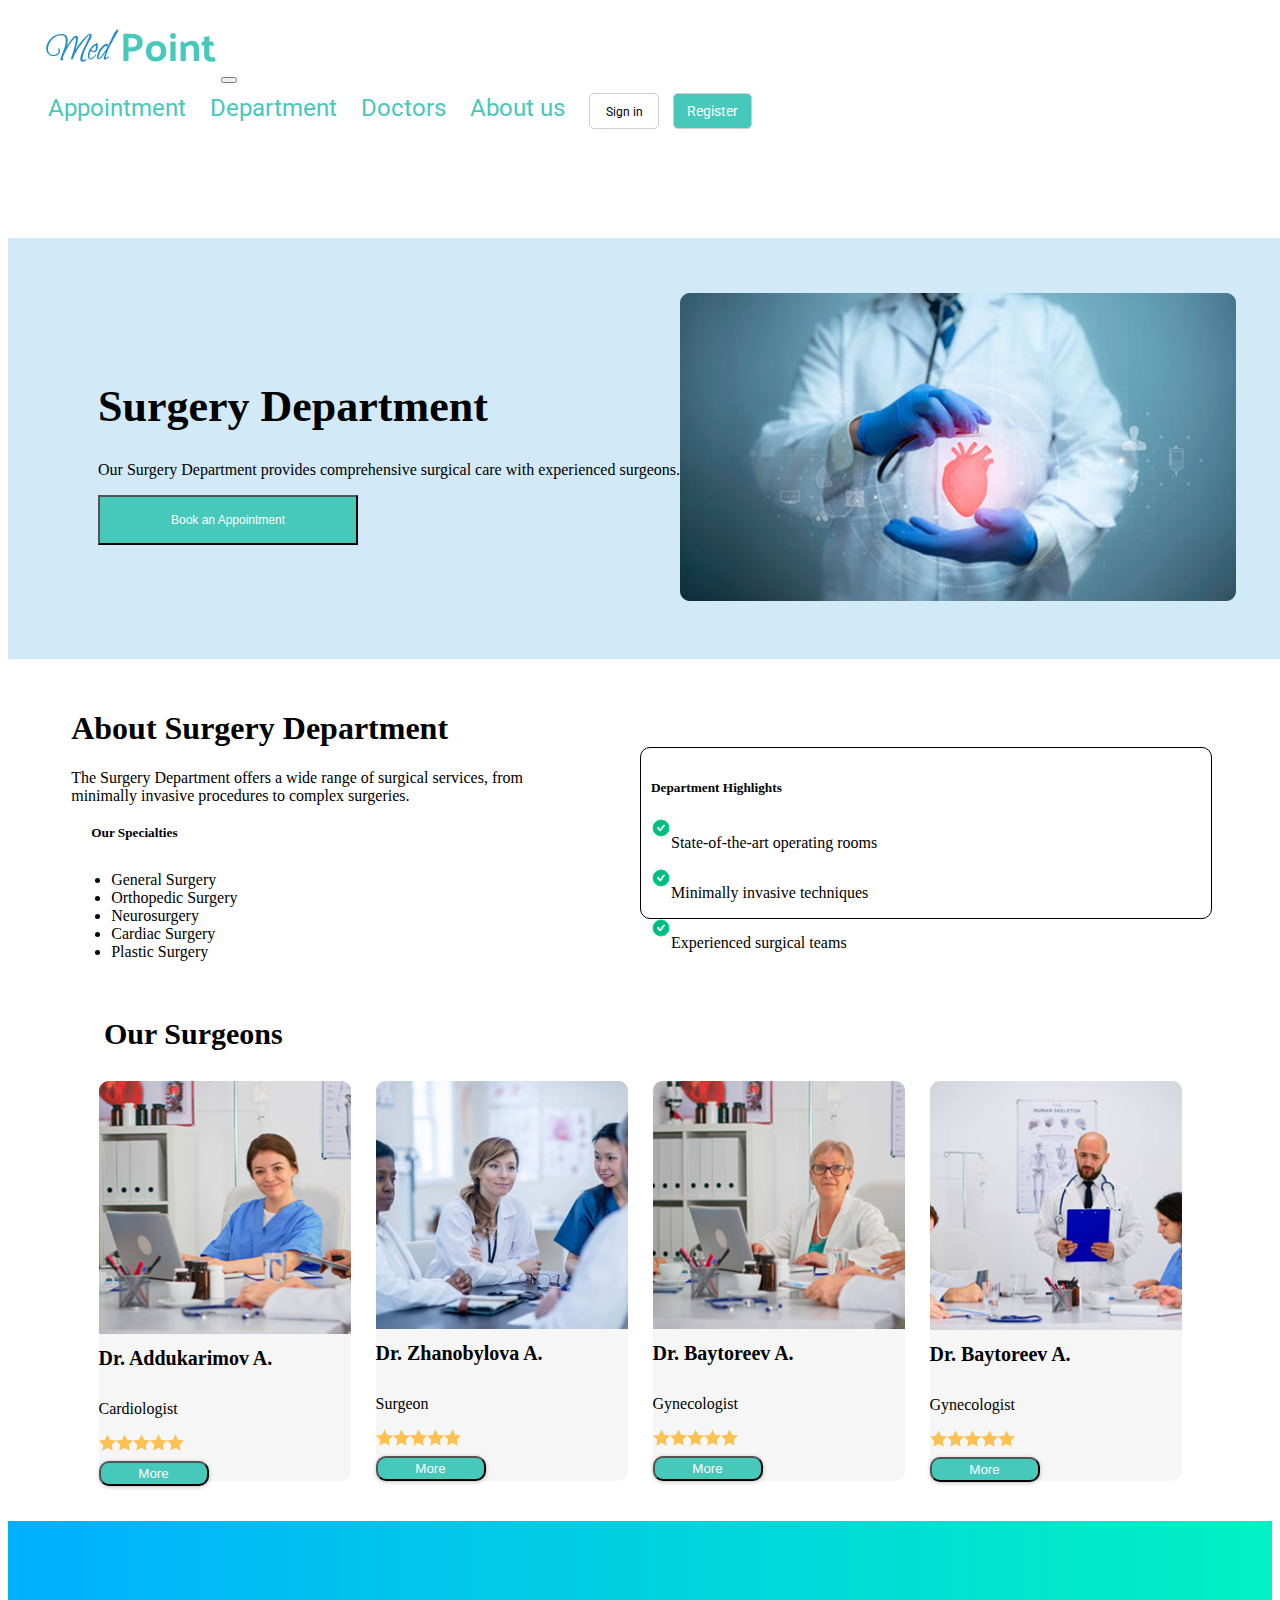
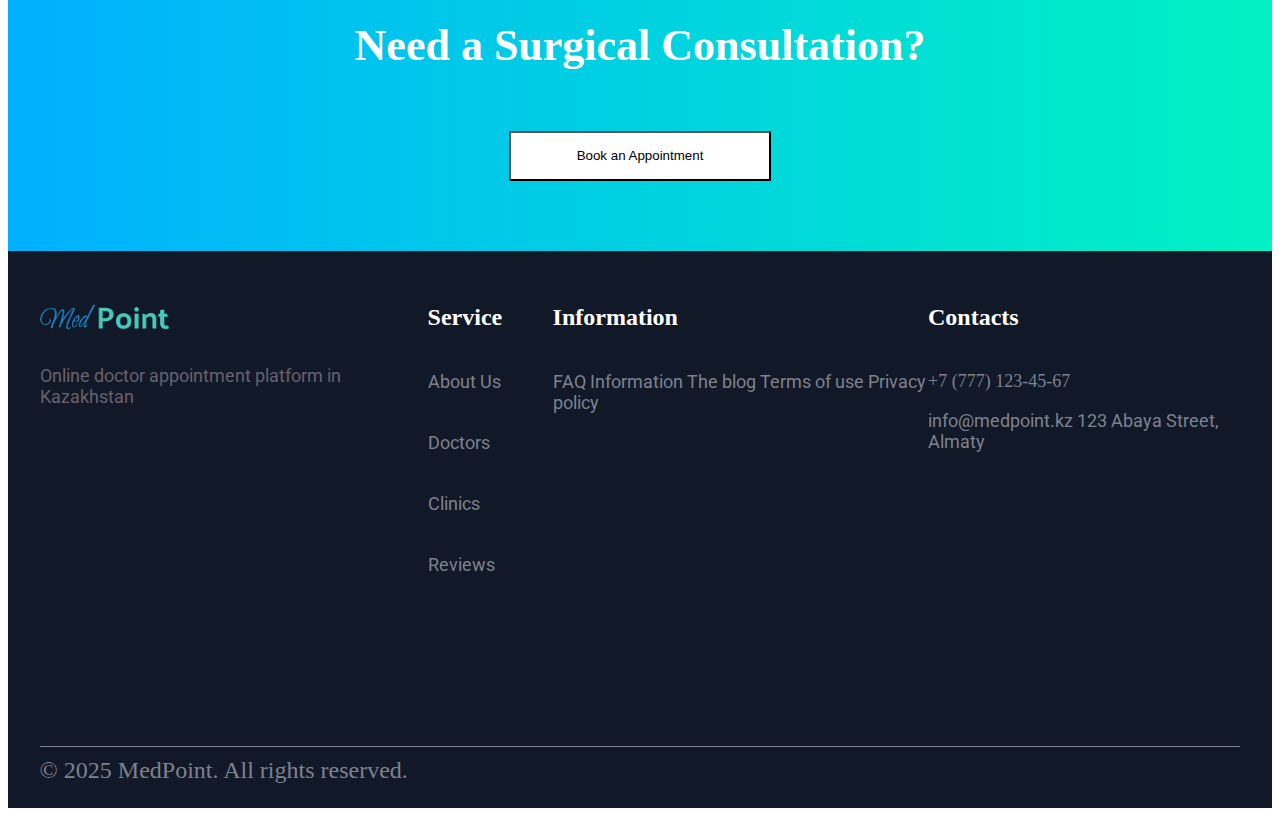
<file: surgerydepartment.html>
<!DOCTYPE html>
<html lang="en">
<head>
  <meta charset="UTF-8">
  <meta name="viewport" content="width=device-width, initial-scale=1.0">
  <title>Document</title>
  <link href="https://cdn.jsdelivr.net/npm/bootstrap@5.3.2/dist/css/bootstrap.min.css" rel="stylesheet" integrity="sha384-T3c6CoIi6uLrA9TneNEoa7RxnatzjcDSCmG1MXxSR1GAsXEV/Dwwykc2MPK8M2HN" crossorigin="anonymous">
  <link rel="stylesheet" href="styles/surgerydepartment.css">
  <link rel="preconnect" href="https://fonts.googleapis.com">
  <link rel="preconnect" href="https://fonts.gstatic.com" crossorigin>
  <link href="https://fonts.googleapis.com/css2?family=Bad+Script&family=Caveat:wght@400..700&family=Dancing+Script:wght@400..700&family=Great+Vibes&family=Jersey+15&family=Kaushan+Script&family=Lobster&family=Pacifico&family=Playwrite+MX+Guides&family=Public+Sans:ital,wght@0,100..900;1,100..900&family=Quicksand:wght@300..700&family=Roboto+Slab:wght@100..900&family=Roboto:ital,wght@0,100..900;1,100..900&family=Satisfy&family=Schibsted+Grotesk:ital,wght@0,400..900;1,400..900&display=swap" rel="stylesheet">
</head>
<body>
  <header>
        <nav class="navbar navbar-expand-lg navbar-light my-navbar fixed-top">
            <div class="container-fluid">
                <a class="navbar-brand" href="./index.html">
                    <img src="images/Final logo.png" alt="" class="img-logo">
                </a>
                <button class="navbar-toggler" type="button" data-bs-toggle="collapse" data-bs-target="#navbarNav" aria-controls="navbarNav" aria-expanded="false" aria-label="Toggle navigation">
                    <span class="navbar-toggler-icon"></span>
                </button>
                <div class="collapse navbar-collapse content-bar" id="navbarNav">
                    <ul class="navbar-nav">
                        <li class="nav-item">
                            <a class="nav-link li" href="./appointment.html">Appointment</a>
                        </li>
                        <li class="nav-item">
                            <a class="nav-link li" href="./departments.html">Department</a>
                        </li>
                        <li class="nav-item">
                            <a class="nav-link li" href="./doctors.html">Doctors</a>
                        </li>
                        <li class="nav-item">
                            <a class="nav-link li" href="./about.html">About us</a>
                        </li>
                    </ul>
                    <div class="d-flex btns">
                        <button class="btn sign-in">
                            <a href="./login-email.html">Sign in</a>
                        </button>
                        <button class="btn register">
                            <a href="./register-email.html">Register</a>
                        </button>
                    </div>
                </div>
            </div>
        </nav>
    </header> 
    <section class="head-surgery">
      <div class="container">
        <h1>Surgery Department</h1>
        <p>
          Our Surgery Department provides comprehensive surgical 
          care with experienced surgeons.
        </p>
        <button class="btn book-btn">Book an Appointment</button>
      </div>
      <div class="container">
        <img src="images/image49.png" alt="image">
      </div>
    </section>
    <section class="about-surgery">
      <div class="container about-inner">
        <h1 class="about-title">About Surgery Department</h1>
        <p class="inner-text">
          The Surgery Department offers a wide range of surgical services, 
          from minimally invasive procedures to complex surgeries.
        </p>
        <h5 class="our-specialties">Our Specialties</h5>
        <ul class="list-ul">
          <li class="col">General Surgery</li>
          <li>Orthopedic Surgery</li>
          <li>Neurosurgery</li>
          <li>Cardiac Surgery</li>
          <li>Plastic Surgery</li>
        </ul>
      </div>
      <div class="cotainer about-inner">
        <div class="department-highlights">
          <h5>Department Highlights</h5>
            <div class="rows">
              <img src="images/check.png" alt="" class="check"> 
              <p class="col">State-of-the-art operating rooms</p>
            </div>
            <div class="rows">
              <img src="images/check.png" alt="" class="check"> 
              <p>Minimally invasive techniques</p>
            </div>
            <div class="rows">
              <img src="images/check.png" alt="" class="check"> 
              <p>Experienced surgical teams</p>
            </div>
        </div>
      </div>
    </section>
    <section class="our-surgeons-section">
      <h5 class="our-surgeons">Our Surgeons</h5>
      <div class="cards">
        <div class="container card-doctor">
          <img src="images/image12.png" alt="doctor image" class="img-doctor">
          <div class="inner-text">
            <h1>Dr. Addukarimov A. </h1>
            <p>Cardiologist</p>
            <div class="stars">
              <img src="images/favorite.png" alt="star icon" class="star">
              <img src="images/favorite.png" alt="star icon" class="star">
              <img src="images/favorite.png" alt="star icon" class="star">
              <img src="images/favorite.png" alt="star icon" class="star">
              <img src="images/favorite.png" alt="star icon" class="star">
            </div>
            <button class="btn btn-more">More</button>
          </div>
        </div>

        <div class="container card-doctor">
          <img src="images/image78.png" alt="doctor image" class="img-doctor">
          <div class="inner-text">
            <h1>Dr. Zhanobylova A. </h1>
            <p>Surgeon</p>
            <div class="stars">
              <img src="images/favorite.png" alt="star icon" class="star">
              <img src="images/favorite.png" alt="star icon" class="star">
              <img src="images/favorite.png" alt="star icon" class="star">
              <img src="images/favorite.png" alt="star icon" class="star">
              <img src="images/favorite.png" alt="star icon" class="star">
            </div>
            <button class="btn btn-more">More</button>
          </div>
        </div>

        <div class="container card-doctor">
          <img src="images/image77.png" alt="doctor image" class="img-doctor">
          <div class="inner-text">
            <h1>Dr. Baytoreev A. </h1>
            <p>Gynecologist</p>
            <div class="stars">
              <img src="images/favorite.png" alt="star icon" class="star">
              <img src="images/favorite.png" alt="star icon" class="star">
              <img src="images/favorite.png" alt="star icon" class="star">
              <img src="images/favorite.png" alt="star icon" class="star">
              <img src="images/favorite.png" alt="star icon" class="star">
            </div>
            <button class="btn btn-more">More</button>
          </div>
        </div>

        <div class="container card-doctor">
          <img src="images/image79.png" alt="doctor image" class="img-doctor">
          <div class="inner-text">
            <h1>Dr. Baytoreev A.</h1>
            <p>Gynecologist</p>
            <div class="stars">
              <img src="images/favorite.png" alt="star icon" class="star">
              <img src="images/favorite.png" alt="star icon" class="star">
              <img src="images/favorite.png" alt="star icon" class="star">
              <img src="images/favorite.png" alt="star icon" class="star">
              <img src="images/favorite.png" alt="star icon" class="star">
            </div>
            <button class="btn btn-more">More</button>
          </div>
        </div>
      </div>
    </section>
    <section class="last-section">
        <h1 class="what text-center">Need a Surgical Consultation?</h1>
        <button class="btn btn-find-doctor">Book an Appointment</button>
    </section>
    <!-- footer  -->
    <footer>
        <div class="content-footer">
            <div class="container inner-footer">
                <img src="images/Final logo.png" alt="" class="logo-footer">
                <p>
                Online doctor appointment platform 
                in Kazakhstan
                </p>
        </div>
        <div class="container">
            <h1 class="footer-title">Service</h1>
            <div class="text">
            <a href="#">About Us</a>
            <a href="#">Doctors</a>
            <a href="#">Clinics</a>
            <a href="#">Reviews</a>
            </div>
        </div>
        <div class="container">
            <h1 class="footer-title">Information</h1>
            <a href="#">FAQ Information</a>
            <a href="#">The blog</a>
            <a href="#">Terms of use</a>
            <a href="#">Privacy policy</a>
        </div>
        <div class="container">
            <h1 class="footer-title">Contacts</h1>
            <p class="phone"> +7 (777) 123-45-67</p>
            <a href="#">info@medpoint.kz</a>
            <a href="#">123 Abaya Street, Almaty</a>
        </div>
        </div>
        <div class="ln">
            <p class="text-med">© 2025 MedPoint. All rights reserved.</p>
        </div>
    </footer>
</body>
</html>
</file>
<file: styles/index.css>
@import 'variables.css';

header {
  width: 100%;
  margin-bottom: 100px;
}

.my-navbar {
  display: flex;
  justify-content: space-between;
  width: 100%;
  background-color: var(--white-text);
}

.content-bar {
  display: flex;
  justify-content: center;
}

.img-logo {
  margin-left: 38px;
}

ul {
  list-style-type: none;
  display: flex;
  justify-content: space-around;
  align-items: center;
  margin-top:10px !important;
}

.li {
  font-size: 24px;
  color: var(--accent);
  margin-right: 24px;
  text-align: center;
  cursor: pointer;
  font-family: var(--main-font);
}

.li:hover {
  color: var(--main-color);
}

.btns {
  display: flex;
  justify-content: space-between;
  align-items: center;
  width: 163px;
  font-family: var(--main-font);
}

.sign-in {
  border: 1px solid #D4CECE;
  border-radius: 5px;
  width: 70px;
  height: 36px;
  background-color: var(--white-text);
}

.sign-in a {
  font-size: 12px;
  text-align: center; 
  color: #000;
}

.register {
  border: 1px solid #D4CECE;
  border-radius: 5px;
  width: 79px;
  height: 36px;
  background-color: var(--accent);
}

.register a {
  color: var(--white-text);
  font-size: 14px;
}

.register:hover {
  background-color: #5bcec2;
}

/* ======================================= */
/* BOOK CONTAINER */

.book-container {
  width: 100%;
  height: 440px;
  display: flex;

}

.book-inner {
  display: flex;
  flex-direction: column;
  align-items: center;
  justify-content: center;
}

.text-container {
  display: flex;
  flex-direction: column;
  justify-content: center;
  align-items: start;
}

h1 {
  font-weight: bold;
  font-size: 44px;
}

h1 span {
  color: var(--accent);
}

.text-heading {
  width: 360px;
}

.appointment {
  background-color: var(--accent);
  color: var(--white-text);
}

/* ============================================ */
/* FIND CONTAINER */

.find-doctor {
  margin: 140px auto;
}

.find-container {
  display: flex;
  flex-direction: column;
  align-items: center;
  justify-content: space-around;
  width: 776px;
  height: 232px;
  border-radius: 10px;
  background-color: #F5F5F5;
  box-shadow: var(--shadow);
}

.find-container h1 {
  font-size: 24px;
}

.filter {
  display: flex;
  justify-content: space-around;
  align-items: center;
  gap: 10px;
  background-color: #D9D9D9;
  border-radius: 10px;
  width: 676px;
  height: 40px;
}

.by {
  display: flex;
  align-items: center;
  justify-content: center;
  background-color: var(--white-text);
  width: 200px;
  height: 30px;
  border-radius: 10px;
  font-family: var(--main-font);
}

.select {
  width: 200px;
  border-radius: 10px;
  background-color: var(--white-text);
  box-shadow: var(--shadow);
}

.select-search {
  display: flex;
  justify-content: center;
  align-items: center;
  gap: 10px;
}

.search-btn {
  width: 200px;
  height: 37px;
  background-color: var(--accent);
  color: var(--white-text);
  border-radius: 10px;
  display: flex;
  align-items: center;
  justify-content: center;
  box-shadow: var(--shadow);
}

/* ============================================= */
/* Why Choose MedPoint */

.why-choose {
  display: flex;
  flex-direction: column;
  justify-content: space-between;
  align-items: center;
  height: 295px;
  margin-bottom: 190px;
}

.why-choose h1 {
  font-size: 32px;
  font-weight: bold;
  text-align: center;
}

.reasons {
  display: flex;
  width: 100%;
}

.reason { 
  display: flex;
  flex-direction: column;
  align-items: center;
  justify-content: center;
  gap: 3px;
  box-shadow: var(--shadow);
  width: 340px;
  height: 155px;
  border-radius: 10px;
  padding: 40px;
  background-color: #F5F5F5;
}

.icon {
  width: 38px;
  height: 38px;
}

.reason h1 {
  font-size: 20px;
  font-weight: bold;
}

.reason p {
  font-size: 16px;
}

/* ============================================== */
/* Popular Doctors  */

.popular-doctors {
  display: flex;
  flex-direction: column;
  justify-content: space-between;
  align-items: center;
  gap: 80px;
  height: 480px;
  width: 100%;
  margin-bottom: 200px;
}

.title {
  margin-left: 100px;
  font-size: 32px;
}

.cards {
  display: flex;
  justify-content: center;
  gap: 25px;
}

.card-doctor {
  display: flex;
  flex-direction: column;
  justify-content: space-around;
  align-items: start;
  border-radius: 10px;
  width: 252px;
  height: 400px;
  margin: 0;
  background-color: #f6f6f6;
  padding: 0;
}

.img-doctor {
  width: 100%;
  height: 253px;
}

.inner-text {
  display: flex;
  flex-direction: column;
  align-items: start;
  justify-content: center;
  margin: auto 25px;
}

.card-doctor h1 {
  font-size: 20px;
  font-weight: bold;
}

.card-doctor p {
  font-size: 16px;
}

.stars {
  display: flex;
  margin-bottom: 10px;
}

.star {
  width: 17px;
  height: 17px;
}

.btn-more {
  background-color: var(--accent);
  color: var(--white-text);
  width: 110px;
  height: 25px;
  border-radius: 10px;
  display: flex;
  justify-content: center;
  align-items: center;
  box-shadow: var(--shadow);
}

/* ============================================ */
/* Partner Clinics */

.partner-clinics {
  width: 100%;
  height: 500px;
}

.card-clinic {
  display: flex;
  flex-direction: column;
  justify-content: space-around;
  align-items: start;
  border-radius: 10px;
  width: 363px;
  height: 418px;
  margin: 0;
  background-color: #f6f6f6;
  padding: 0;
}

.img-clinic {
  width: 363px;
  height: 270px;
}

.card-clinic h1 {
  font-size: 20px;
}

.card-clinic p {
  font-size: 16px;
}

.btn-learMore {
  color: #000;
  background-color: var(--white-text);
  display: flex;
  justify-content: center;
  align-items: center;
  width: 270px;
  height: 30px;
  border-radius: 10px;
  box-shadow: var(--shadow);
  margin:  auto;
}

/* ===================================== */
/* How does this work */

.instruction {
  display: flex;
  flex-direction: column;
  justify-content: space-between;
  align-items: center;
  height: 200px;
  width: 100%;
  gap: 30px;
  margin: 100px auto;
}

.instruction h1 {
  text-align: center;
  font-size: 24px;
  font-weight: bold;
}

.instruction p {
  font-size: 16px;
  width: 213px;
  text-align: center;
}

.cards{

}

.card-inst {
  display: flex;
  flex-direction: column;
  align-items: center;
  justify-content: center;
  gap: 10px;
}
/* ==================================================== */
/* Start taking care of your health today */

.last-section {
  display: flex;
  justify-content: center;
  align-items: center;
  height: 330px;
  width: 100%;
  background: linear-gradient(to right, #00b0ff, #00f2c3);
}

.inner-content {
  display: flex;
  flex-direction: column;
  align-items: center;
  justify-content: center;
}

.inner-content h1 {
  font-size: 24px;
  font-weight: bold;
  text-align: center;
}

.inner-content p {
  font-size: 16px;
}

.container-fuid {
  width: 250px;
  display: flex;
  align-items: center;
  justify-content: space-between;
}

.btn-register {
  width: 180px;
  height: 50px;
  background-color: var(--white-text);
  border-radius: 10px;
}

.btn-find {
  background: none;
  border: 1px solid black;
}

/* ================================================ */
/* footer  */

footer {
  display: flex;
  flex-direction: column;
  align-items: center;
  justify-content: center;
  width: 100%;
  height: 520px;
  background-color: #111827;
  padding-top: 37px;
  padding: auto 30px;
}

.content-footer {
  display: flex;
  flex-wrap: nowrap;
  width: 95%;
  height: 90%;
}

.logo-footer {
  width: 130px;
}

.inner-footer p{
  width: 388px;
  color: #69616C;
  font-size: 18px;
  font-family: var(--main-font);
}

.footer-title {
  font-size: 24px;
  color: var(--white-text);
  margin-bottom: 40px;
}

.text {
  display: flex;
  flex-direction: column;
  gap: 40px;
  width: 125px;
}

a {
  text-decoration: none;
  font-size: 18px;
  color: #7D828E;
  font-family: var(--main-font);
}

.phone {
  color: #7D828E;
  font-size: 18px;
}

.text-med{
  color: #7D828E;
  font-size: 24px;
  margin-top: 10px;
}

.ln {
  display: flex;
  flex-direction: column;
  align-items: start;
  justify-content: center;
  font-size: 18px;
  width: 95%;
  border-top: 1px solid #7D828E;
}
</file>
<file: styles/about.css>
@import './index.css';
@import './variables.css';
@import './departments.css';

.digits {
  justify-content: space-around;
}

.section-departments h1 {
  font-size: 36px;
}

.about {
  width: 100%;
  height: 530px;
  display: flex;
  justify-content: center;
  align-items: center;
}

.circle{
  width: 200px;
  height: 200px;
  border-radius: 50%;
  background-color: var(--accent);
  display: flex;
  flex-direction: column;
  justify-content: center;
  align-items: center;
  color: var(--white-text);
  font-size: 23px;
}

.taking-care-of-you {
  display: flex;
  flex-direction: column;
  justify-content: space-around;
  margin: auto 20px;
  height: 560px;
}

.taking-care-of-you h4 {
  margin: 80px auto;
}

.cont-two {
  display: flex;
  gap: 10px;
}

.img-taking {
  width: 300px;
}

.content {
  background-color: #d2e9f7;
  width: 305px;
  height: 361px;
}

.partner-clinics {
  margin: 80px auto;
}

.clinics {
  display: flex;
  justify-content: space-around;
}

.card-clinic {
  background-color: #F5F5F5;
  width: 363px;
  height: 418px;
  border-radius: 8px;
}

.img-clinic {
  width: 363px;
  height: 270px;
}
</file>
<file: styles/appointment.css>
@import './variables.css';
@import './index.css';

.main-content {
  padding: 20px 0;
}

.back {
  color: #9F9999;
}

section {
  border-radius: 5px;
  box-shadow: var(--shadow);
  margin: 30px;
  width: 750px;
}

.doctor {
  display: flex;
  flex-direction: column;
  justify-content: space-around;
  height: 244px;
}

.title-d {
  display: flex;
  flex-wrap: nowrap;
  align-items: end;
}

.h {
  font-size: 32px;
}

.circle {
  display: flex;
  align-items: center;
  justify-content: center;
  width: 36px;
  height: 36px;
  border-radius: 50%;
  border: none;
  background-color: var(--accent);
  color: var(--white-text);
  font-size: 24px;
  margin: auto 20px;
}

.no-wrap {
  display: flex;
  justify-content: center;
  width: 100%;
}

.inner-container {
  border-radius: 5px;
  box-shadow: var(--shadow);
  width: 700px;
  height: 130px;
  padding: 20px;
  background-color: #F9FAFB;
  border: 1px solid #D3D3D4;
}

.img-avatar {
  width: 110px;
  border-radius: 5px;
}

.info p {
  margin: 0;
  color: #969BA4;
}

.info .name {
  color: #000;
}

.btn-change {
  border-radius: 5px;
  background-color: var(--white-text);
  border: 1px solid #D9D9D9;
}

/* Select Date & Time  */

.select-date {
  display: flex;
  flex-direction: column;
  justify-content: space-around;
  align-items: start;
  height: 330px;
}

.date {
  padding: 10px 20px;
}

.numbers {
  display: flex;
  gap: 10px;
  width: 100%;
  height: 60px;
}

.number {
  height: 50px;
  width: 100px;
}

.item {
  text-align: center;
  font-size: 15px;
  color: #969BA4;
}

.btn-number {
  width: 100px;
  height: 45px;
  border-radius: 5px;
  background-color: var(--white-text);
  color: #000;
  border: 1px solid #D9D9D9;
  
}

.patient-info {
  padding-bottom: 20px;
}

textarea {
  width: 660px;
  height: 100px;
}

.input {
  width: 300px;
  height: 40px;
  border-radius: 5px;
  border: 1px solid #919191;
}

textarea {
  border-radius: 5px;
  border: 1px solid #919191;
}

.t {
  margin: 0;
}

.gtip {
  margin: 10px auto;
}

/* Payment Method  */
.payment-method {
  height: 230px;
  display: flex;
  flex-direction: column;
  justify-content: space-around;
}

.inner-container p {
  color: #969BA4;
}

.checkbox {
  width: 30px;
  height: 30px;
}

.sos {
  width: 300px;
  align-items: center;
}

/* Summary  */

.summary {
  display: flex;
  flex-direction: column;
  justify-content: start;
  align-items: center;
  gap: 20px;
  width: 360px !important;
  margin: 25px;
  height: 550px;
  padding: 20px auto;
}

.sum-con {
  border-bottom: 1px solid #ACACAC;
}

.summary h1 {
  font-size: 20px;
  font-weight: bold;
}

.sum-text {
  color: #919191;
  font-size: 16px;
}


.price {
  font-family: var(--main-font);
  font-weight: bold;
}

.btn-confirm {
  width: 320px;
  height: 40px;
  background-color: var(--main-color);
}
</file>
<file: styles/surgerydepartment.css>
@import './index.css';
@import './variables.css';

.head-surgery {
  display: flex;
  justify-content: start;
  align-items: center;
  padding-left: 90px;
  height: 421px;
  width: 100%;
  background-color: #d2e9f7;
}

.book-btn {
  width: 260px;
  height: 50px;
  font-size: 12px;
  color: var(--white-text);
  background-color: var(--accent);
}

.about-surgery {
  display: flex;
  width: 90%;
  margin: 30px auto;
}

.about-title {
  font-size: 32px;
}

.about-inner {
  display: flex;
  flex-direction: column;
  justify-content: center;
  width: 50%;
}

.department-highlights {
  border: 1px solid black;
  width: 550px;
  height: 150px;
  padding: 10px;
  border-radius: 10px;
}

.inner-text {
  width: 463px;
  margin: 0;
  font-size: 16px;
}

.rows {
  display: flex;
}

.our-specialties {
  margin: 20px;
}

.list-ul {
  display: block;
  list-style-type: disc;
}

.check {
  width: 20px;
  height: 20px;
}

.our-surgeons-section {
  margin: 40px auto;
}
.our-surgeons {
  margin: 30px 96px;
  font-size: 30px;
  font-weight: bold;
}

.last-section {
  display: flex;
  flex-direction: column;
  align-items: center;
  justify-content: center;
  gap: 30px;
  color: var(--white-text);
}

.btn-find-doctor {
  width: 262px;
  height: 50px;
  background-color: var(--white-text);
}

.btn-find-doctor:hover {
  background-color: #f0f0f0;
}
</file>
<file: styles/departments.css>
@import './index.css';
@import './variables.css';

.section-departments {
  display: flex;
  justify-content: start;
  align-items: center;
  padding-left: 90px;
  height: 260px;
  width: 100%;
  background-color: #d2e9f7;
}

.departments {
  font-size: 40px;
  font-family: var(--main-font);
}

.img1 {
  width: 252px;
  height: 600px;
}

.img2 {
  width: 500px;
  height: 600px;
}

.img3 {
  width: 226px;
  height: 600px;
}

.images {
  width: 90%;
  margin: 30px auto;
  display: flex;
  gap:20px;
  justify-content: center;
}

.img4 {
  width: 328px;
  height: 400px;
}

.img5 {
  width: 400px;
  height: 400px;
}

.img6 {
  width: 372px;
  height: 400px;
}
/* ================ */

.carousel-item img {
            height: 400px;
            object-fit: cover;
        }

        .carousel-caption {
            background-color: rgba(0, 0, 0, 0.5);
            padding: 10px;
            border-radius: 5px;
            bottom: 20px;
        }

        /* Стили для отображения нескольких элементов */
        .carousel-inner {
            display: flex;
            overflow-x: auto; /* Заменено на overflow-x: auto; */
            scroll-snap-type: x mandatory;  /* Добавлено для прокрутки по элементам */
            -webkit-overflow-scrolling: touch; /* Для плавной прокрутки на iOS */
        }

        .carousel-item {
            flex: 0 0 33.3333%; /* Три элемента на строку */
            margin-right: 0;
            display: flex;
            flex-direction: column;
            justify-content: space-between;
            align-items: stretch;
            visibility: visible;
            scroll-snap-align: start; /* Выравнивание по началу элемента при прокрутке */
        }

        .carousel-inner > .carousel-item > img {
            flex: 1;
            object-fit: cover;
            height: 100%;
        }

        @media (max-width: 768px) {
            .carousel-item {
                flex: 0 0 50%; /* Два элемента на строку на средних экранах */
            }
        }

        @media (max-width: 576px) {
            .carousel-item {
                flex: 0 0 100%; /* Один элемент на строку на маленьких экранах */
            }
        }

        .carousel-control-prev,
        .carousel-control-next {
            width: 10%; /* Уменьшаем ширину кнопок управления */
        }

        .carousel-control-prev {
            margin-left: -5%; /* Сдвигаем кнопку влево */
        }

        .carousel-control-next {
            margin-right: -5%; /* Сдвигаем кнопку вправо */
        }

        /* Добавляем стили для активных элементов */
        .carousel-inner .active,
        .carousel-inner .active + .carousel-item,
        .carousel-inner .active + .carousel-item + .carousel-item {
            visibility: visible;
        }
        .carousel-control-prev,
        .carousel-control-next {
          display: none;
        }
</file>
<file: styles/doctors.css>
@import './doctors.css';
@import './index.css';
@import './variables.css';


.section-head {
  display: flex;
  flex-direction: column;
  justify-content: center;
  align-items: center;
  padding-left: 90px;
  height: 260px;
  width: 100%;
  background-color: #d2e9f7;
}

.title-find {
  font-size: 40px;
}

.search-container {
    width: 800px;
    background-color: var(--white-text); 
    padding: 20px;
    border-radius: 10px; 
    box-shadow: var(--shadow); 
    display: flex; 
    align-items: center; 
    gap: 10px; 
    margin: 0 auto;
  }
  .input-group {
    flex: 1; 
  }

  .btn-search {
    background-color: var(--accent); 
    color: white;
    padding: 10px 20px;
    cursor: pointer;
    width: 100px;
    height: 40px;
    border-radius: 10px;
  }
  
  .btn-search:hover {
    background-color: var(--main-color); 
  }
  
  .form-control {
    border-radius: 5px 0 0 5px; 
    border-right: none; 
  }
        
  .select-group{
    border-radius: 0;
  }

  .btn{
    border-radius: 0 5px 5px 0;
  }


.found-doctors {
  padding: 30px;
}

.filter-text {
  font-size: 16px;
}

/* ============================== */
.filter-container {
  background-color: var(--white-text);
  padding: 20px;
  border-radius: 10px;
  box-shadow: 4px 4px 4px rgba(0, 0, 0, 0.1);
  margin-bottom: 20px;
  width: 250px; 
}
  
  .filter-title {
    display: flex;
    justify-content: space-between;
    align-items: center;
    margin-bottom: 20px;
  }
        
  .specialty-title {
    font-size: 18px;
    font-weight: bold;
    margin-bottom: 10px;
  }
        
  .reset-all {
    color: var(--main-color);
    cursor: pointer;
    font-size: 14px;
  }
        
  .reset-all:hover {
    text-decoration: underline;
  }
        
  .specialty-list {
    margin-bottom: 20px;
  }
        
  .specialty-item {
    display: flex;
    align-items: center;
    margin-bottom: 10px;
  }
        
  .rating-title {
    font-size: 18px;
    font-weight: bold;
    margin-bottom: 10px;
  }
        
  .rating-item {
    display: flex;
    align-items: center;
    margin-bottom: 10px;
  }
        
  .star {
    color: #ffd700;
    margin-right: 5px;
  }
        
  .apply-filters {
    background-color: var(--main-color);
    color: white;
    border-radius: 5px;
    padding: 10px 20px;
    border-radius: 10px;
    border: none;
    cursor: pointer;
    width: 100%;
    text-align: center;
  }
        
  .apply-filters:hover {
    background-color: #0056b3;
  }

.cards-doctors{
  display: flex;
  flex-direction: column;
  align-items: center;
  justify-content: space-around;
  width: 780px;
  height: 100%;
}


.card-doctors {
  border: 1px solid black;
  border-radius: 10px;
  height: 224px;
}

.doctor-img {
  width: 224px;
  height: 224px;
}

.card-doctor-title {
  font-size: 24px;
  margin: 0px;
}

.text-card-doctor  {
  margin: 0;
  font-size: 12px;
}

.about-doctor {
  font-size: 14px;
}

.col-4 {
  margin: 0;
  padding: 0;
}

.btns-container {
  display: flex;
  justify-content: space-around;
  width: 100%;
}

.btn-view {
  width: 230px;
  height: 30px;
  border: 1px solid black;
  color: black;
}

.buttons {
  display: flex;
  flex-direction: column;
  align-items: center;
  justify-content: center;
  border-radius: 10px;
}

.btn-book {
  width: 230px;
  height: 30px;
  background-color: var(--accent);
}


.pagination-container {
            display: flex;
            justify-content: center;
            align-items: center;
            margin-top: 20px;
            margin-bottom: 20px;
        }
        .pagination {
            border-radius: 10px;
            overflow: hidden;
            display: flex;
        }
        .page-item {
            display: flex;
            align-items: center;
            border-radius: 10px;
        }
        .page-link {
            padding: 8px 16px;
            text-decoration: none;
            color: #333;
            border: 1px solid #ddd;
            margin: 0;
            display: flex;
            align-items: center;
            justify-content: center;
        }
        .page-link:hover {
            background-color: #f0f0f0;
            color: #333;
        }
        .page-item.active .page-link {
            background-color: #007bff;
            color: white;
            border-color: #007bff;
        }
        .page-item:first-child .page-link {
            border-top-left-radius: 5px;
            border-bottom-left-radius: 5px;
        }
        .page-item:last-child .page-link {
            border-top-right-radius: 5px;
            border-bottom-right-radius: 5px;
        }
        .page-item.disabled .page-link {
            color: #aaa;
            pointer-events: none;
            background-color: #eee;
            border-color: #ddd;
        }
</file>
<file: styles/register.css>
@import './variables.css';
@import './index.css';

* {
  padding: 0;
  margin: 0;
  font-family: var(--main-font);
}

main {
  display: flex;
  flex-direction: column;
  justify-content: center;
  align-items: center;
  width: 100%;
  height: 100vh;
}

.back {
  width: 40%;
  display: flex;
  justify-content: start;
}

.title-acc {
  display: flex;
  justify-content: center;
  align-items: center;
  height: 180px;
  color: var(--accent);
}

section {
  border: 1px solid black;
  height: 550px;
  width: 500px;
  border-radius: 10px;
  box-shadow: var(--shadow);
}

.container-switch {
  display: flex;
  justify-content: center;
  align-items: center;
}

.switch {
  display: flex;
  justify-content: space-around;
  align-items: center;
  background-color: #F9F7F7;
  border-radius: 10px;
  width: 380px;
  height: 48px;
  border: 1px solid black;
  box-shadow: var(--shadow);
}

.active {
  display: flex;
  align-items: center;
  justify-content: center;
  border: 1px solid #000;
  border-radius: 10px;
  width: 170px;
  height: 40px;
  text-align: center;
  background-color: var(--white-text);
}
</file>
